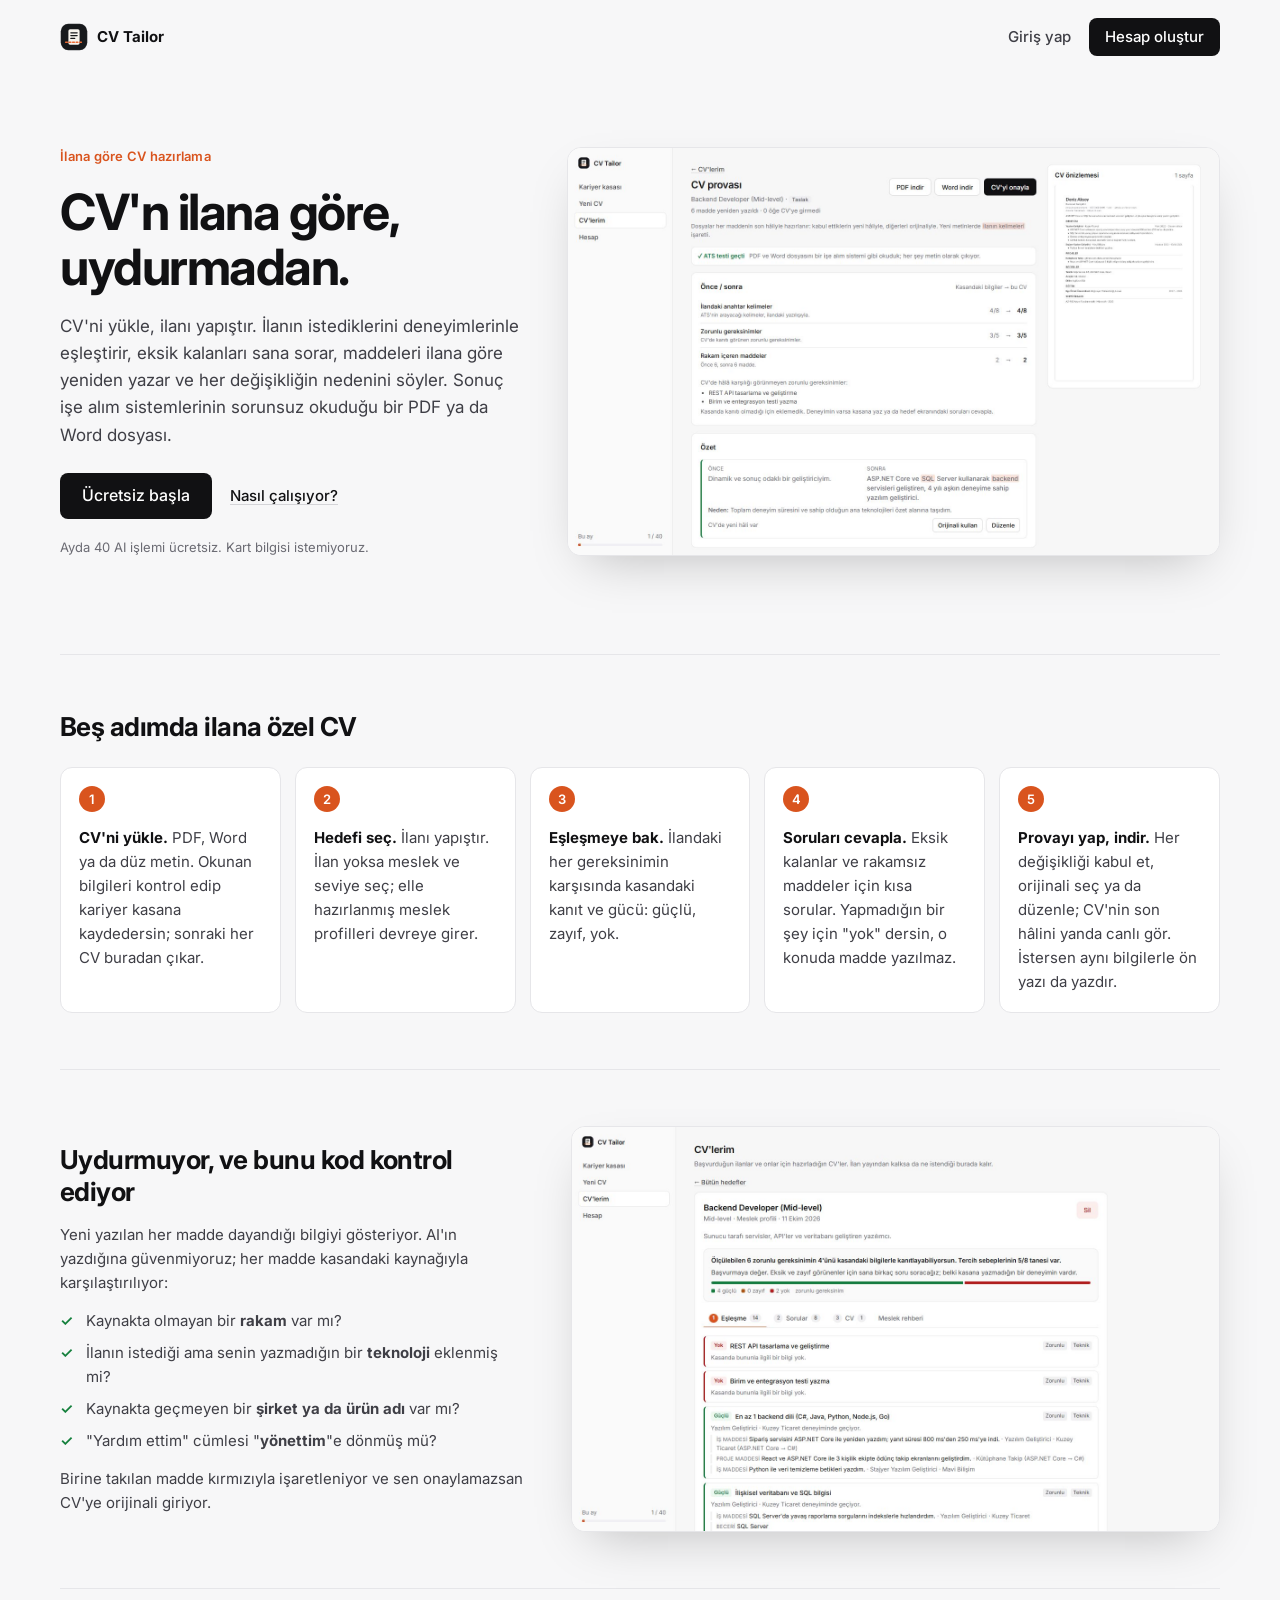
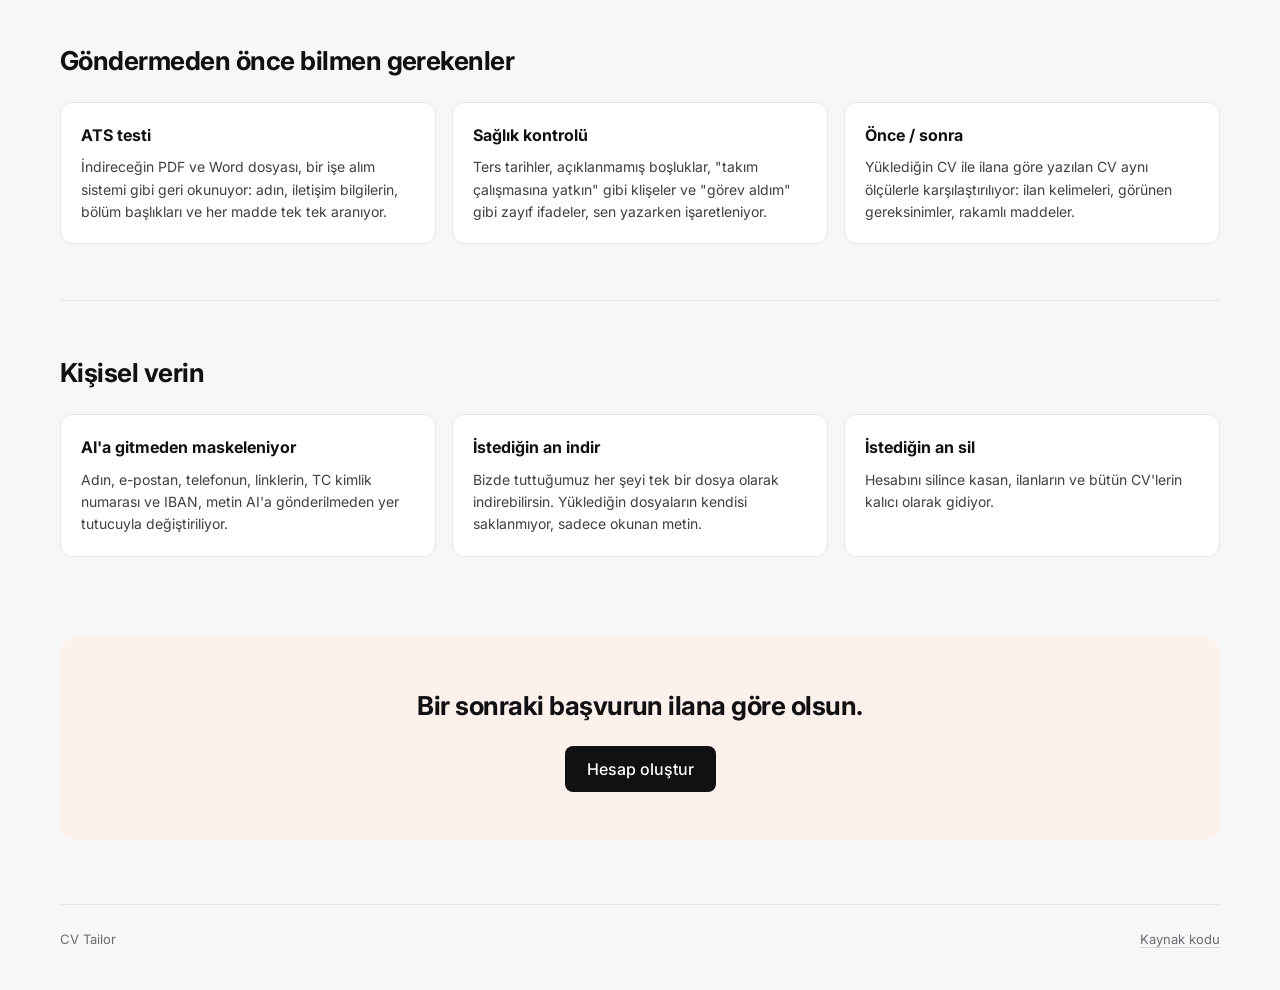
<file: src/CvTailor.Api/wwwroot/index.html>
<!doctype html>
<html lang="tr">
<head>
  <meta charset="utf-8">
  <meta name="viewport" content="width=device-width,initial-scale=1">
  <meta name="description" content="CV'ni başvuracağın ilana göre, uydurmadan yeniden yazan ve her değişikliğin nedenini anlatan çalışma alanı.">
  <title>CV Tailor · CV'n ilana göre, uydurmadan</title>
  <link rel="icon" href="assets/img/mark.svg" type="image/svg+xml">
  <script src="assets/js/session.js"></script>
  <!-- Giriş yapmış kullanıcı tanıtımı görmesin, doğrudan kasasına. -->
  <script>if (window.CvTailorSession.isSignedIn()) location.replace("app.html#vault");</script>
  <link rel="preconnect" href="https://fonts.googleapis.com">
  <link rel="preconnect" href="https://fonts.gstatic.com" crossorigin>
  <link rel="stylesheet" href="https://fonts.googleapis.com/css2?family=Inter:wght@400;500;600&display=swap">
  <link rel="stylesheet" href="assets/css/landing.css">
</head>
<body>
  <header class="ld-nav">
    <a class="ld-brand" href="index.html"><img src="assets/img/mark.svg" alt=""><strong>CV Tailor</strong></a>
    <nav>
      <a href="auth/sign-in.html">Giriş yap</a>
      <a class="ld-button" href="auth/sign-up.html">Hesap oluştur</a>
    </nav>
  </header>

  <main>
    <section class="ld-hero">
      <div class="ld-hero-copy">
        <p class="ld-kicker">İlana göre CV hazırlama</p>
        <h1>CV'n ilana göre, uydurmadan.</h1>
        <p>CV'ni yükle, ilanı yapıştır. İlanın istediklerini deneyimlerinle eşleştirir, eksik kalanları sana sorar, maddeleri ilana göre yeniden yazar ve her değişikliğin nedenini söyler. Sonuç işe alım sistemlerinin sorunsuz okuduğu bir PDF ya da Word dosyası.</p>
        <div class="ld-actions">
          <a class="ld-button ld-button-large" href="auth/sign-up.html">Ücretsiz başla</a>
          <a class="ld-link" href="#nasil">Nasıl çalışıyor?</a>
        </div>
        <p class="ld-note">Ayda 40 AI işlemi ücretsiz. Kart bilgisi istemiyoruz.</p>
      </div>
      <figure class="ld-shot">
        <img src="assets/img/landing/prova.jpg" alt="Prova ekranı: her madde önce ve sonra yan yana, nedeni ve CV'nin canlı önizlemesiyle" width="1440" height="900">
      </figure>
    </section>

    <section class="ld-section" id="nasil">
      <h2>Beş adımda ilana özel CV</h2>
      <ol class="ld-steps">
        <li><strong>CV'ni yükle.</strong> PDF, Word ya da düz metin. Okunan bilgileri kontrol edip kariyer kasana kaydedersin; sonraki her CV buradan çıkar.</li>
        <li><strong>Hedefi seç.</strong> İlanı yapıştır. İlan yoksa meslek ve seviye seç; elle hazırlanmış meslek profilleri devreye girer.</li>
        <li><strong>Eşleşmeye bak.</strong> İlandaki her gereksinimin karşısında kasandaki kanıt ve gücü: güçlü, zayıf, yok.</li>
        <li><strong>Soruları cevapla.</strong> Eksik kalanlar ve rakamsız maddeler için kısa sorular. Yapmadığın bir şey için "yok" dersin, o konuda madde yazılmaz.</li>
        <li><strong>Provayı yap, indir.</strong> Her değişikliği kabul et, orijinali seç ya da düzenle; CV'nin son hâlini yanda canlı gör. İstersen aynı bilgilerle ön yazı da yazdır.</li>
      </ol>
    </section>

    <section class="ld-section ld-split">
      <div>
        <h2>Uydurmuyor, ve bunu kod kontrol ediyor</h2>
        <p>Yeni yazılan her madde dayandığı bilgiyi gösteriyor. AI'ın yazdığına güvenmiyoruz; her madde kasandaki kaynağıyla karşılaştırılıyor:</p>
        <ul class="ld-checks">
          <li>Kaynakta olmayan bir <strong>rakam</strong> var mı?</li>
          <li>İlanın istediği ama senin yazmadığın bir <strong>teknoloji</strong> eklenmiş mi?</li>
          <li>Kaynakta geçmeyen bir <strong>şirket ya da ürün adı</strong> var mı?</li>
          <li>"Yardım ettim" cümlesi "<strong>yönettim</strong>"e dönmüş mü?</li>
        </ul>
        <p>Birine takılan madde kırmızıyla işaretleniyor ve sen onaylamazsan CV'ye orijinali giriyor.</p>
      </div>
      <figure class="ld-shot">
        <img src="assets/img/landing/eslesme.jpg" alt="Eşleşme ekranı: ilandaki gereksinimler ve kasadaki kanıtlar" width="1440" height="900" loading="lazy">
      </figure>
    </section>

    <section class="ld-section">
      <h2>Göndermeden önce bilmen gerekenler</h2>
      <div class="ld-grid">
        <article>
          <h3>ATS testi</h3>
          <p>İndireceğin PDF ve Word dosyası, bir işe alım sistemi gibi geri okunuyor: adın, iletişim bilgilerin, bölüm başlıkları ve her madde tek tek aranıyor.</p>
        </article>
        <article>
          <h3>Sağlık kontrolü</h3>
          <p>Ters tarihler, açıklanmamış boşluklar, "takım çalışmasına yatkın" gibi klişeler ve "görev aldım" gibi zayıf ifadeler, sen yazarken işaretleniyor.</p>
        </article>
        <article>
          <h3>Önce / sonra</h3>
          <p>Yüklediğin CV ile ilana göre yazılan CV aynı ölçülerle karşılaştırılıyor: ilan kelimeleri, görünen gereksinimler, rakamlı maddeler.</p>
        </article>
      </div>
    </section>

    <section class="ld-section">
      <h2>Kişisel verin</h2>
      <div class="ld-grid">
        <article>
          <h3>AI'a gitmeden maskeleniyor</h3>
          <p>Adın, e-postan, telefonun, linklerin, TC kimlik numarası ve IBAN, metin AI'a gönderilmeden yer tutucuyla değiştiriliyor.</p>
        </article>
        <article>
          <h3>İstediğin an indir</h3>
          <p>Bizde tuttuğumuz her şeyi tek bir dosya olarak indirebilirsin. Yüklediğin dosyaların kendisi saklanmıyor, sadece okunan metin.</p>
        </article>
        <article>
          <h3>İstediğin an sil</h3>
          <p>Hesabını silince kasan, ilanların ve bütün CV'lerin kalıcı olarak gidiyor.</p>
        </article>
      </div>
    </section>

    <section class="ld-cta">
      <h2>Bir sonraki başvurun ilana göre olsun.</h2>
      <a class="ld-button ld-button-large" href="auth/sign-up.html">Hesap oluştur</a>
    </section>
  </main>

  <footer class="ld-footer">
    <span>CV Tailor</span>
    <a href="https://github.com/kursatcnk/cv-tailor">Kaynak kodu</a>
  </footer>
</body>
</html>
</file>
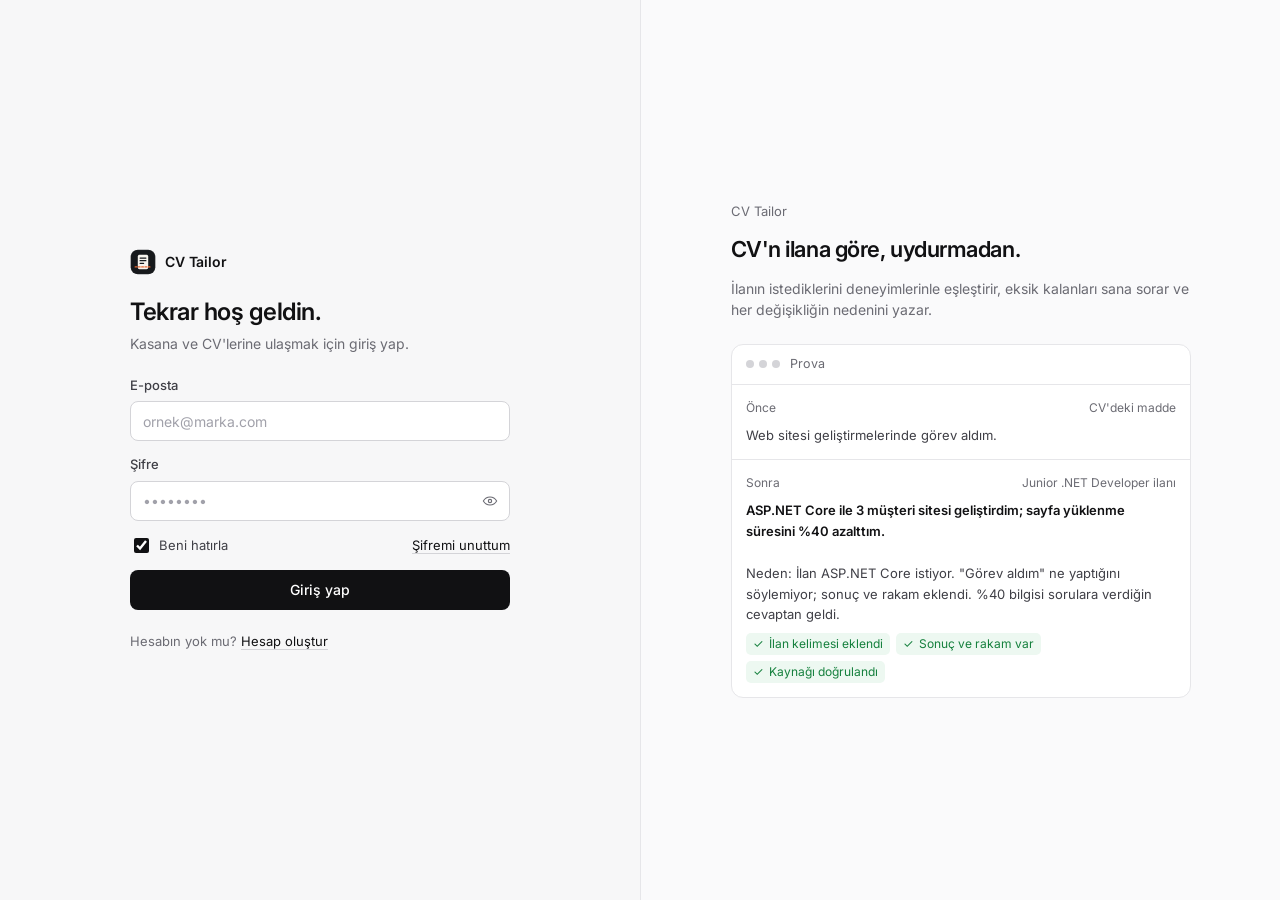
<file: src/CvTailor.Api/wwwroot/app.html>
<!doctype html>
<html lang="tr">
<head>
  <meta charset="utf-8">
  <meta name="viewport" content="width=device-width,initial-scale=1">
  <meta name="description" content="İlana göre CV hazırlama aracı">
  <title>CV Tailor</title>
  <link rel="icon" href="assets/img/mark.svg" type="image/svg+xml">
  <link rel="preconnect" href="https://fonts.googleapis.com">
  <link rel="preconnect" href="https://fonts.gstatic.com" crossorigin>
  <link rel="stylesheet" href="https://fonts.googleapis.com/css2?family=Inter:wght@400;500;600&display=swap">
  <link rel="stylesheet" href="assets/css/app.css">
  <script src="assets/js/session.js"></script>
  <script>window.CvTailorSession.requireAuth();</script>
</head>
<body>
  <div class="ct-shell">
    <aside class="ct-sidebar">
      <a class="ct-brand" href="#vault"><img src="assets/img/mark.svg" alt=""><strong>CV Tailor</strong></a>
      <nav class="ct-nav" aria-label="Ana menü">
        <a href="#vault" data-view="vault">Kariyer kasası</a>
        <a href="#new" data-view="new">Yeni CV</a>
        <a href="#cvs" data-view="cvs">CV'lerim</a>
        <a href="#account" data-view="account">Hesap</a>
      </nav>
      <div class="ct-usage" id="ct-usage" hidden>
        <div class="ct-usage-row"><span>Bu ay</span><span id="ct-usage-text"></span></div>
        <div class="ct-usage-bar"><i id="ct-usage-bar"></i></div>
      </div>
    </aside>

    <main class="ct-main">
      <div class="ct-banner" id="ct-verify-banner" hidden>
        E-posta adresin henüz doğrulanmadı. <a href="auth/email-verification.html">Şimdi doğrula</a>
      </div>

      <section class="ct-view" data-view="vault">
        <header class="ct-view-head ct-view-head-row">
          <div>
            <h1>Kariyer kasası</h1>
            <p>Bütün deneyimlerin, projelerin ve becerilerin burada durur. İlana özel her CV bu kasadan üretilir.</p>
          </div>
          <button class="ct-button ct-button-secondary" type="button" id="ct-reimport" hidden>Yeni CV yükle</button>
        </header>

        <div class="ct-loading" id="ct-vault-loading">Kasa yükleniyor...</div>

        <div class="ct-import" id="ct-import" hidden>
          <div class="ct-import-head">
            <strong id="ct-import-title">Kasan henüz boş. CV'ni yükleyerek başla.</strong>
            <p>CV'ndeki deneyim, eğitim ve beceriler bölüm bölüm ayrılır. Maddelerin kelimesi kelimesine aktarılır; sen kontrol edip düzeltirsin.</p>
          </div>
          <label class="ct-drop" id="ct-drop">
            <input type="file" id="ct-file" accept=".pdf,.docx,.txt" hidden>
            <strong>Dosya seç ya da buraya bırak</strong>
            <span>PDF, DOCX ya da TXT · en fazla 5 MB</span>
          </label>
          <details class="ct-paste">
            <summary>Dosya yerine metni yapıştır</summary>
            <textarea class="ct-textarea" id="ct-paste-text" rows="8" placeholder="CV'nin tamamını buraya yapıştır"></textarea>
            <button class="ct-button ct-button-secondary" type="button" id="ct-paste-submit">Metni oku</button>
          </details>
          <div class="ct-import-actions" id="ct-import-cancel-row" hidden>
            <button class="ct-link-button" type="button" id="ct-import-cancel">Vazgeç, kasaya dön</button>
          </div>
          <div class="ct-busy" id="ct-import-busy" hidden>CV okunuyor, bölümlere ayrılıyor...</div>
        </div>

        <div class="ct-review" id="ct-review" hidden>
          <strong>CV'nden okunanlar. Kontrol et, eksikleri tamamla, sonra kasaya kaydet.</strong>
          <ul id="ct-review-notes"></ul>
          <div id="ct-xray"></div>
        </div>

        <div class="ct-editor-layout" id="ct-editor-layout" hidden>
          <div class="ct-editor-col">
            <details class="ct-card ct-health" id="ct-health" hidden>
              <summary><strong>CV sağlık kontrolü</strong><span id="ct-health-count"></span></summary>
              <p class="ct-hint" id="ct-health-stats"></p>
              <ul class="ct-health-list" id="ct-health-list"></ul>
            </details>
            <form class="ct-editor" id="ct-editor" novalidate></form>
          </div>
          <aside class="ct-source" id="ct-source" hidden>
            <div class="ct-source-head"><strong>Okunan metin</strong><span>Karşılaştırmak için</span></div>
            <pre id="ct-source-text"></pre>
          </aside>
        </div>

        <div class="ct-savebar" id="ct-savebar" hidden>
          <span id="ct-savebar-text">Kaydedilmemiş değişiklikler var.</span>
          <div class="ct-actions">
            <button class="ct-button ct-button-secondary" type="button" id="ct-discard">Vazgeç</button>
            <button class="ct-button" type="button" id="ct-save">Kasaya kaydet</button>
          </div>
        </div>
      </section>

      <section class="ct-view" data-view="new" hidden>
        <header class="ct-view-head">
          <h1>Yeni CV</h1>
          <p>Başvuracağın ilanı yapıştır ya da ilan yoksa meslek ve seviye seç. Gereksinimler madde madde çıkarılır ve kasandaki deneyimlerle eşleştirilir.</p>
        </header>
        <div class="ct-empty" id="ct-new-empty" hidden>
          <strong>Önce kasanı doldur.</strong>
          <p>İlana göre CV hazırlamak için kasanda en az bir deneyim ya da proje olmalı.</p>
          <a class="ct-button ct-button-secondary" href="#vault">Kasaya git</a>
        </div>
        <div class="ct-tabs" id="ct-new-tabs" role="tablist" hidden>
          <button type="button" role="tab" class="is-active" data-mode="posting" aria-selected="true">İlanım var</button>
          <button type="button" role="tab" data-mode="profession" aria-selected="false">İlan yok, meslek seç</button>
        </div>
        <form class="ct-card ct-target-form" id="ct-profession-form" novalidate hidden>
          <label class="ct-field is-wide"><span>Meslek</span>
            <select class="ct-input" id="ct-profession"></select>
          </label>
          <p class="ct-hint" id="ct-profession-summary"></p>
          <fieldset class="ct-segmented">
            <legend>Seviye</legend>
            <label><input type="radio" name="ct-seniority" value="junior" checked> Junior</label>
            <label><input type="radio" name="ct-seniority" value="mid"> Mid-level</label>
            <label><input type="radio" name="ct-seniority" value="senior"> Senior</label>
          </fieldset>
          <p class="ct-hint">Gereksinimler bu meslek için elle hazırlanmış profilden gelir; AI hakkın harcanmaz.</p>
          <div class="ct-actions">
            <button class="ct-button" type="submit" id="ct-profession-submit">Eşleşmeyi gör</button>
          </div>
        </form>
        <form class="ct-card ct-target-form" id="ct-target-form" novalidate hidden>
          <label class="ct-field is-wide"><span>İlan metni</span>
            <textarea class="ct-textarea" id="ct-posting" rows="12" placeholder="İlanın tamamını yapıştır: pozisyon, iş tanımı, aranan nitelikler, tercih sebepleri..."></textarea>
          </label>
          <div class="ct-grid">
            <label class="ct-field"><span>Pozisyon (isteğe bağlı)</span><input class="ct-input" id="ct-target-title" maxlength="200"></label>
            <label class="ct-field"><span>Şirket (isteğe bağlı)</span><input class="ct-input" id="ct-target-company" maxlength="200"></label>
          </div>
          <p class="ct-hint">Pozisyon ve şirketi boş bırakırsan ilandan okunur.</p>
          <div class="ct-actions">
            <button class="ct-button" type="submit" id="ct-analyze">İlanı çözümle</button>
          </div>
          <div class="ct-busy" id="ct-analyze-busy" hidden>İlan okunuyor, gereksinimler ayrılıyor...</div>
        </form>
        <div id="ct-new-result" hidden></div>
      </section>

      <section class="ct-view" data-view="cvs" hidden>
        <header class="ct-view-head">
          <h1>CV'lerim</h1>
          <p>Başvurduğun ilanlar ve onlar için hazırladığın CV'ler. İlan yayından kalksa da ne istendiği burada kalır.</p>
        </header>
        <div class="ct-empty" id="ct-cvs-empty" hidden>
          <strong>Henüz bir ilan eklemedin.</strong>
          <p>"Yeni CV"den bir ilan çözümlediğinde burada listelenir.</p>
          <a class="ct-button ct-button-secondary" href="#new">Yeni CV</a>
        </div>
        <div class="ct-target-list" id="ct-target-list"></div>
        <div id="ct-cvs-detail" hidden></div>
      </section>

      <section class="ct-view" data-view="review" hidden>
        <div class="ct-review-layout">
          <div id="ct-review-root"><p class="ct-loading">CV yükleniyor...</p></div>
          <!-- İndirilecek PDF'in kendisi; her karardan sonra yenileniyor. Sayfa yeniden çizilince gidip gelmesin diye ayrı. -->
          <details class="ct-preview" id="ct-preview" hidden>
            <summary><strong>CV önizlemesi</strong><span id="ct-preview-info"></span></summary>
            <div class="ct-preview-pages" id="ct-preview-pages"></div>
          </details>
          <dialog class="ct-preview-dialog" id="ct-preview-dialog" aria-label="CV önizlemesi">
            <form method="dialog"><button class="ct-icon-button" type="submit" aria-label="Kapat">×</button></form>
            <div id="ct-preview-large"></div>
          </dialog>
        </div>
      </section>

      <section class="ct-view" data-view="account" hidden>
        <header class="ct-view-head">
          <h1>Hesap</h1>
          <p>Hesap bilgilerin, kullanım durumun ve verilerin.</p>
        </header>

        <div class="ct-card">
          <h2>Profil</h2>
          <dl class="ct-facts">
            <div><dt>E-posta</dt><dd id="ct-account-email">-</dd></div>
            <div><dt>Durum</dt><dd id="ct-account-verified">-</dd></div>
            <div><dt>Plan</dt><dd id="ct-account-plan">-</dd></div>
            <div><dt>AI motoru</dt><dd id="ct-account-ai">-</dd></div>
          </dl>
          <form class="ct-inline-form" id="ct-name-form">
            <label class="ct-label" for="ct-name">Ad</label>
            <div class="ct-inline-row">
              <input class="ct-input" id="ct-name" autocomplete="name" maxlength="100">
              <button class="ct-button ct-button-secondary" type="submit">Kaydet</button>
            </div>
          </form>
        </div>

        <div class="ct-card">
          <h2>Şifre</h2>
          <form class="ct-stack" id="ct-password-form">
            <label class="ct-label" for="ct-current-password">Mevcut şifre</label>
            <input class="ct-input" id="ct-current-password" type="password" autocomplete="current-password">
            <label class="ct-label" for="ct-new-password">Yeni şifre</label>
            <input class="ct-input" id="ct-new-password" type="password" autocomplete="new-password" placeholder="En az 8 karakter">
            <div><button class="ct-button ct-button-secondary" type="submit">Şifreyi değiştir</button></div>
          </form>
        </div>

        <div class="ct-card ct-card-danger">
          <h2>Oturum ve veriler</h2>
          <p>Bizde tuttuğumuz her şeyi (kasan, ilanların, CV'lerin, ön yazıların, yüklediğin CV'lerden okunan metin ve AI kullanım kayıtların) tek bir JSON dosyası olarak indirebilirsin.</p>
          <p>Hesabını silersen bunların hepsi kalıcı olarak silinir.</p>
          <div class="ct-actions">
            <a class="ct-button ct-button-secondary" href="/api/account/export" download>Verilerimi indir</a>
            <button class="ct-button ct-button-secondary" type="button" id="ct-logout">Çıkış yap</button>
            <a class="ct-button ct-button-danger" href="auth/confirm-password.html?action=delete-account">Hesabı sil</a>
          </div>
        </div>
      </section>
    </main>
  </div>

  <div class="ct-toast" id="ct-toast" role="status" aria-live="polite"></div>
  <script src="assets/js/app.js"></script>
  <script src="assets/js/vault.js"></script>
  <script src="assets/js/targets.js"></script>
  <script src="assets/js/review.js"></script>
</body>
</html>
</file>
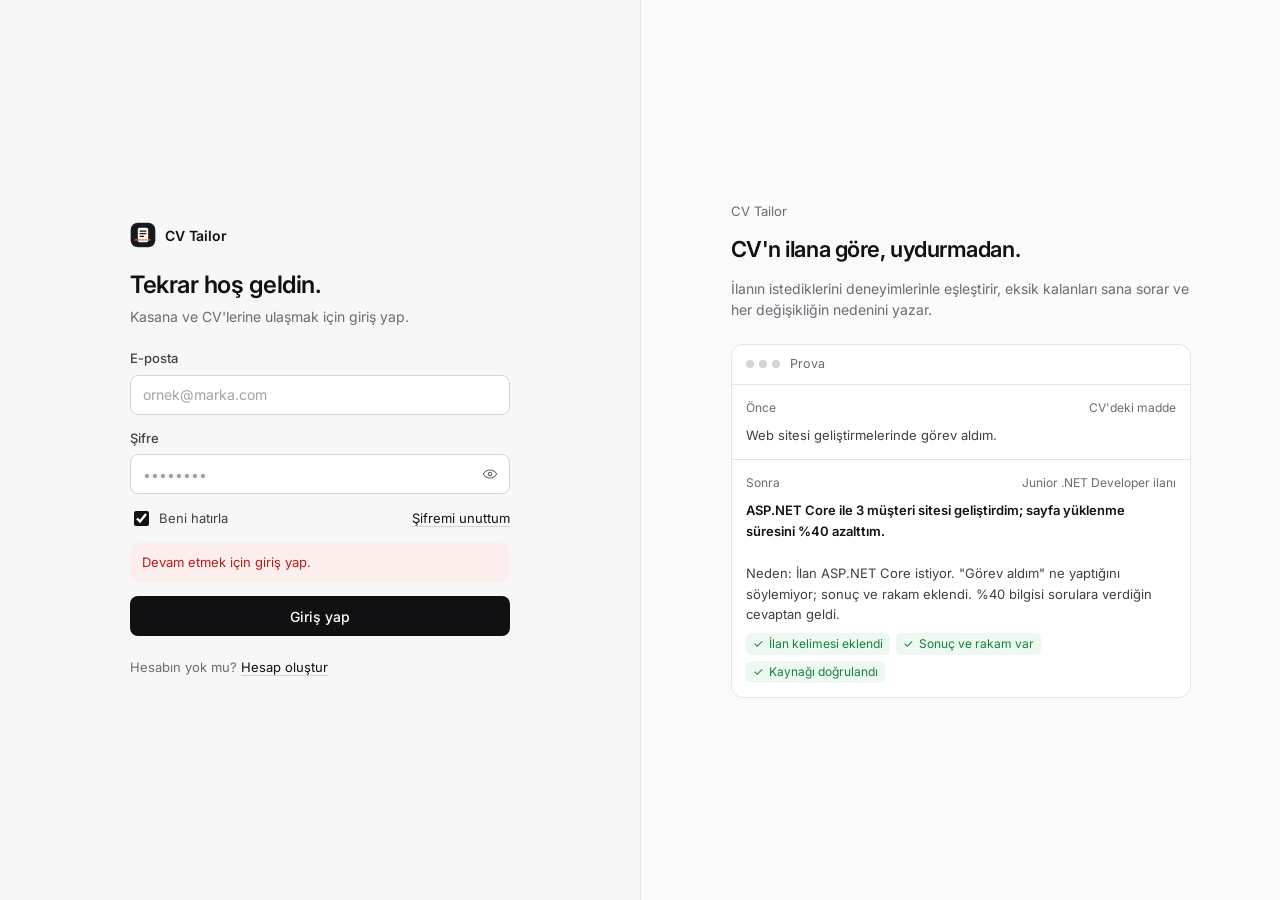
<file: src/CvTailor.Api/wwwroot/auth/confirm-password.html>
<!doctype html><html lang="tr"><head><meta charset="utf-8"><meta name="viewport" content="width=device-width,initial-scale=1"><meta name="description" content="İlana göre CV hazırlama aracı"><title>Şifreyi doğrula · CV Tailor</title><link rel="icon" href="../assets/img/mark.svg" type="image/svg+xml"><link rel="preconnect" href="https://fonts.googleapis.com"><link rel="preconnect" href="https://fonts.gstatic.com" crossorigin><link rel="stylesheet" href="https://fonts.googleapis.com/css2?family=Inter:wght@400;500;600&display=swap"><link rel="stylesheet" href="assets/css/auth.css"></head><body><main class="ct-auth-shell"><section class="ct-auth-panel"><div class="ct-auth-card"><a class="ct-brand" href="../index.html"><img src="../assets/img/mark.svg" alt=""><span class="ct-brand-copy"><strong>CV Tailor</strong><small>CV çalışma alanı</small></span></a><div class="ct-auth-header"><p class="ct-auth-eyebrow">Güvenlik kontrolü</p><h1 class="ct-auth-title">Şifreni doğrula.</h1><p class="ct-auth-subtitle">Bu işlem için şifreni tekrar girmen gerekiyor.</p></div><form class="ct-auth-form" id="ct-confirm-form"><div class="ct-form-group"><label class="ct-form-label" for="ct-confirm-password">Şifre</label><input class="ct-input" id="ct-confirm-password" type="password" autocomplete="current-password" required></div><div class="ct-auth-message" id="ct-auth-message"></div><button class="ct-auth-button" type="submit">Doğrula</button></form><p class="ct-auth-footer"><a href="../app.html#account">Vazgeç ve hesabına dön</a></p></div></section><aside class="ct-auth-showcase" aria-label="CV Tailor örneği">
      <div class="ct-showcase-inner">
        <div class="ct-showcase-kicker">CV Tailor</div>
        <h2 class="ct-showcase-title">CV'n ilana göre, uydurmadan.</h2>
        <p class="ct-showcase-copy">İlanın istediklerini deneyimlerinle eşleştirir, eksik kalanları sana sorar ve her değişikliğin nedenini yazar.</p>
        <div class="ct-product-preview">
          <div class="ct-preview-head"><div class="ct-preview-dots"><i></i><i></i><i></i></div><span>Prova</span></div>
          <div class="ct-preview-body">
            <div class="ct-preview-pane"><div class="ct-preview-label"><span>Önce</span><span>CV'deki madde</span></div><div class="ct-preview-text">Web sitesi geliştirmelerinde görev aldım.</div></div>
            <div class="ct-preview-pane"><div class="ct-preview-label"><span>Sonra</span><span>Junior .NET Developer ilanı</span></div><div class="ct-preview-text"><strong>ASP.NET Core ile 3 müşteri sitesi geliştirdim; sayfa yüklenme süresini %40 azalttım.</strong>

Neden: İlan ASP.NET Core istiyor. "Görev aldım" ne yaptığını söylemiyor; sonuç ve rakam eklendi. %40 bilgisi sorulara verdiğin cevaptan geldi.</div><div class="ct-preview-rule"><span><i>✓</i> İlan kelimesi eklendi</span><span><i>✓</i> Sonuç ve rakam var</span><span><i>✓</i> Kaynağı doğrulandı</span></div></div>
          </div>
        </div>
      </div>
    </aside></main><script src="../assets/js/session.js"></script><script src="assets/js/auth.js"></script></body></html>
</file>
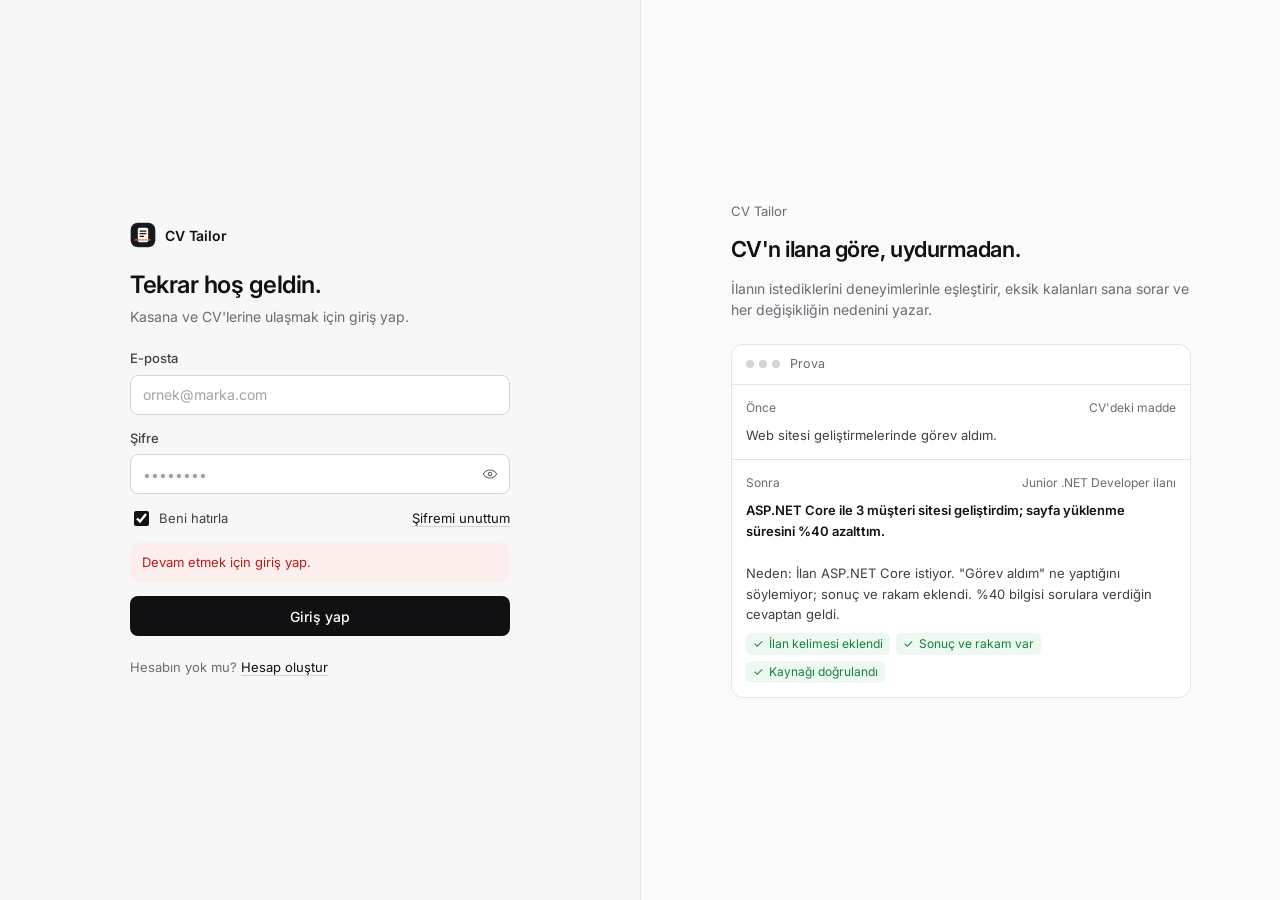
<file: src/CvTailor.Api/wwwroot/auth/email-verification.html>
<!doctype html><html lang="tr"><head><meta charset="utf-8"><meta name="viewport" content="width=device-width,initial-scale=1"><meta name="description" content="İlana göre CV hazırlama aracı"><title>E-posta doğrulama · CV Tailor</title><link rel="icon" href="../assets/img/mark.svg" type="image/svg+xml"><link rel="preconnect" href="https://fonts.googleapis.com"><link rel="preconnect" href="https://fonts.gstatic.com" crossorigin><link rel="stylesheet" href="https://fonts.googleapis.com/css2?family=Inter:wght@400;500;600&display=swap"><link rel="stylesheet" href="assets/css/auth.css"></head><body><main class="ct-auth-shell"><section class="ct-auth-panel"><div class="ct-auth-card"><a class="ct-brand" href="../index.html"><img src="../assets/img/mark.svg" alt=""><span class="ct-brand-copy"><strong>CV Tailor</strong><small>CV çalışma alanı</small></span></a><div class="ct-auth-header"><p class="ct-auth-eyebrow">E-posta doğrulama</p><h1 class="ct-auth-title">E-posta adresini doğrula.</h1><p class="ct-auth-subtitle">E-postana gönderdiğimiz 6 haneli kodu gir.</p></div><form class="ct-auth-form" id="ct-verify-form"><div class="ct-otp"><input data-ct-otp inputmode="numeric" maxlength="1" aria-label="Kod 1"><input data-ct-otp inputmode="numeric" maxlength="1" aria-label="Kod 2"><input data-ct-otp inputmode="numeric" maxlength="1" aria-label="Kod 3"><input data-ct-otp inputmode="numeric" maxlength="1" aria-label="Kod 4"><input data-ct-otp inputmode="numeric" maxlength="1" aria-label="Kod 5"><input data-ct-otp inputmode="numeric" maxlength="1" aria-label="Kod 6"></div><div class="ct-auth-message" id="ct-auth-message"></div><button class="ct-auth-button" type="submit">Doğrula</button></form><p class="ct-auth-footer"><a href="#" id="ct-verify-resend">Kodu tekrar gönder</a> · <a href="../app.html#vault">Şimdilik atla</a></p></div></section><aside class="ct-auth-showcase" aria-label="CV Tailor örneği">
      <div class="ct-showcase-inner">
        <div class="ct-showcase-kicker">CV Tailor</div>
        <h2 class="ct-showcase-title">CV'n ilana göre, uydurmadan.</h2>
        <p class="ct-showcase-copy">İlanın istediklerini deneyimlerinle eşleştirir, eksik kalanları sana sorar ve her değişikliğin nedenini yazar.</p>
        <div class="ct-product-preview">
          <div class="ct-preview-head"><div class="ct-preview-dots"><i></i><i></i><i></i></div><span>Prova</span></div>
          <div class="ct-preview-body">
            <div class="ct-preview-pane"><div class="ct-preview-label"><span>Önce</span><span>CV'deki madde</span></div><div class="ct-preview-text">Web sitesi geliştirmelerinde görev aldım.</div></div>
            <div class="ct-preview-pane"><div class="ct-preview-label"><span>Sonra</span><span>Junior .NET Developer ilanı</span></div><div class="ct-preview-text"><strong>ASP.NET Core ile 3 müşteri sitesi geliştirdim; sayfa yüklenme süresini %40 azalttım.</strong>

Neden: İlan ASP.NET Core istiyor. "Görev aldım" ne yaptığını söylemiyor; sonuç ve rakam eklendi. %40 bilgisi sorulara verdiğin cevaptan geldi.</div><div class="ct-preview-rule"><span><i>✓</i> İlan kelimesi eklendi</span><span><i>✓</i> Sonuç ve rakam var</span><span><i>✓</i> Kaynağı doğrulandı</span></div></div>
          </div>
        </div>
      </div>
    </aside></main><script src="../assets/js/session.js"></script><script src="assets/js/auth.js"></script></body></html>
</file>
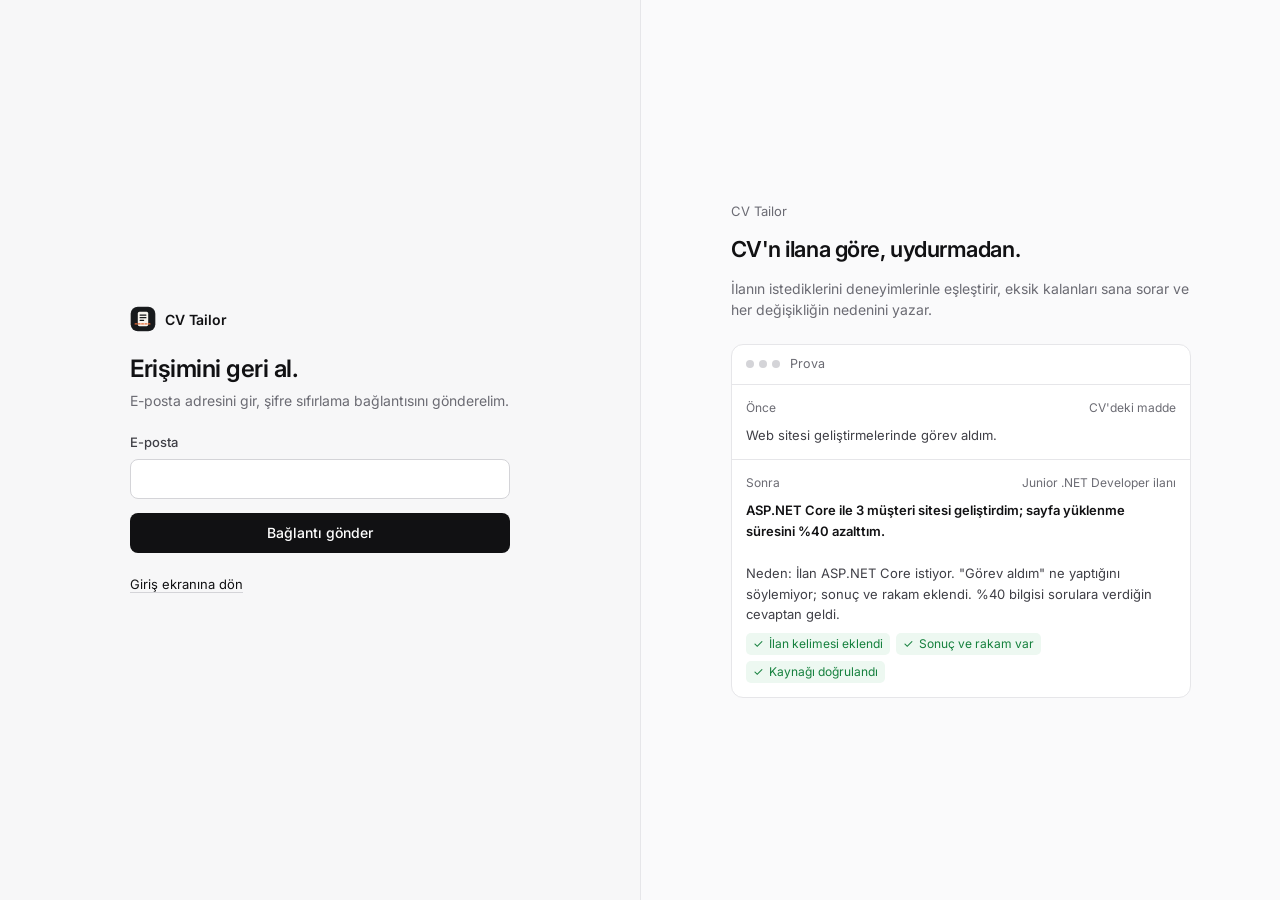
<file: src/CvTailor.Api/wwwroot/auth/forgot-password.html>
<!doctype html><html lang="tr"><head><meta charset="utf-8"><meta name="viewport" content="width=device-width,initial-scale=1"><meta name="description" content="İlana göre CV hazırlama aracı"><title>Şifremi unuttum · CV Tailor</title><link rel="icon" href="../assets/img/mark.svg" type="image/svg+xml"><link rel="preconnect" href="https://fonts.googleapis.com"><link rel="preconnect" href="https://fonts.gstatic.com" crossorigin><link rel="stylesheet" href="https://fonts.googleapis.com/css2?family=Inter:wght@400;500;600&display=swap"><link rel="stylesheet" href="assets/css/auth.css"></head><body><main class="ct-auth-shell"><section class="ct-auth-panel"><div class="ct-auth-card"><a class="ct-brand" href="../index.html"><img src="../assets/img/mark.svg" alt=""><span class="ct-brand-copy"><strong>CV Tailor</strong><small>CV çalışma alanı</small></span></a><div class="ct-auth-header"><p class="ct-auth-eyebrow">Şifre sıfırlama</p><h1 class="ct-auth-title">Erişimini geri al.</h1><p class="ct-auth-subtitle">E-posta adresini gir, şifre sıfırlama bağlantısını gönderelim.</p></div><form class="ct-auth-form" id="ct-forgot-form"><div class="ct-form-group"><label class="ct-form-label" for="ct-forgot-email">E-posta</label><input class="ct-input" id="ct-forgot-email" type="email" autocomplete="email" required></div><div class="ct-auth-message" id="ct-auth-message"></div><button class="ct-auth-button" type="submit">Bağlantı gönder</button></form><p class="ct-auth-footer"><a href="sign-in.html">Giriş ekranına dön</a></p></div></section><aside class="ct-auth-showcase" aria-label="CV Tailor örneği">
      <div class="ct-showcase-inner">
        <div class="ct-showcase-kicker">CV Tailor</div>
        <h2 class="ct-showcase-title">CV'n ilana göre, uydurmadan.</h2>
        <p class="ct-showcase-copy">İlanın istediklerini deneyimlerinle eşleştirir, eksik kalanları sana sorar ve her değişikliğin nedenini yazar.</p>
        <div class="ct-product-preview">
          <div class="ct-preview-head"><div class="ct-preview-dots"><i></i><i></i><i></i></div><span>Prova</span></div>
          <div class="ct-preview-body">
            <div class="ct-preview-pane"><div class="ct-preview-label"><span>Önce</span><span>CV'deki madde</span></div><div class="ct-preview-text">Web sitesi geliştirmelerinde görev aldım.</div></div>
            <div class="ct-preview-pane"><div class="ct-preview-label"><span>Sonra</span><span>Junior .NET Developer ilanı</span></div><div class="ct-preview-text"><strong>ASP.NET Core ile 3 müşteri sitesi geliştirdim; sayfa yüklenme süresini %40 azalttım.</strong>

Neden: İlan ASP.NET Core istiyor. "Görev aldım" ne yaptığını söylemiyor; sonuç ve rakam eklendi. %40 bilgisi sorulara verdiğin cevaptan geldi.</div><div class="ct-preview-rule"><span><i>✓</i> İlan kelimesi eklendi</span><span><i>✓</i> Sonuç ve rakam var</span><span><i>✓</i> Kaynağı doğrulandı</span></div></div>
          </div>
        </div>
      </div>
    </aside></main><script src="../assets/js/session.js"></script><script src="assets/js/auth.js"></script></body></html>
</file>
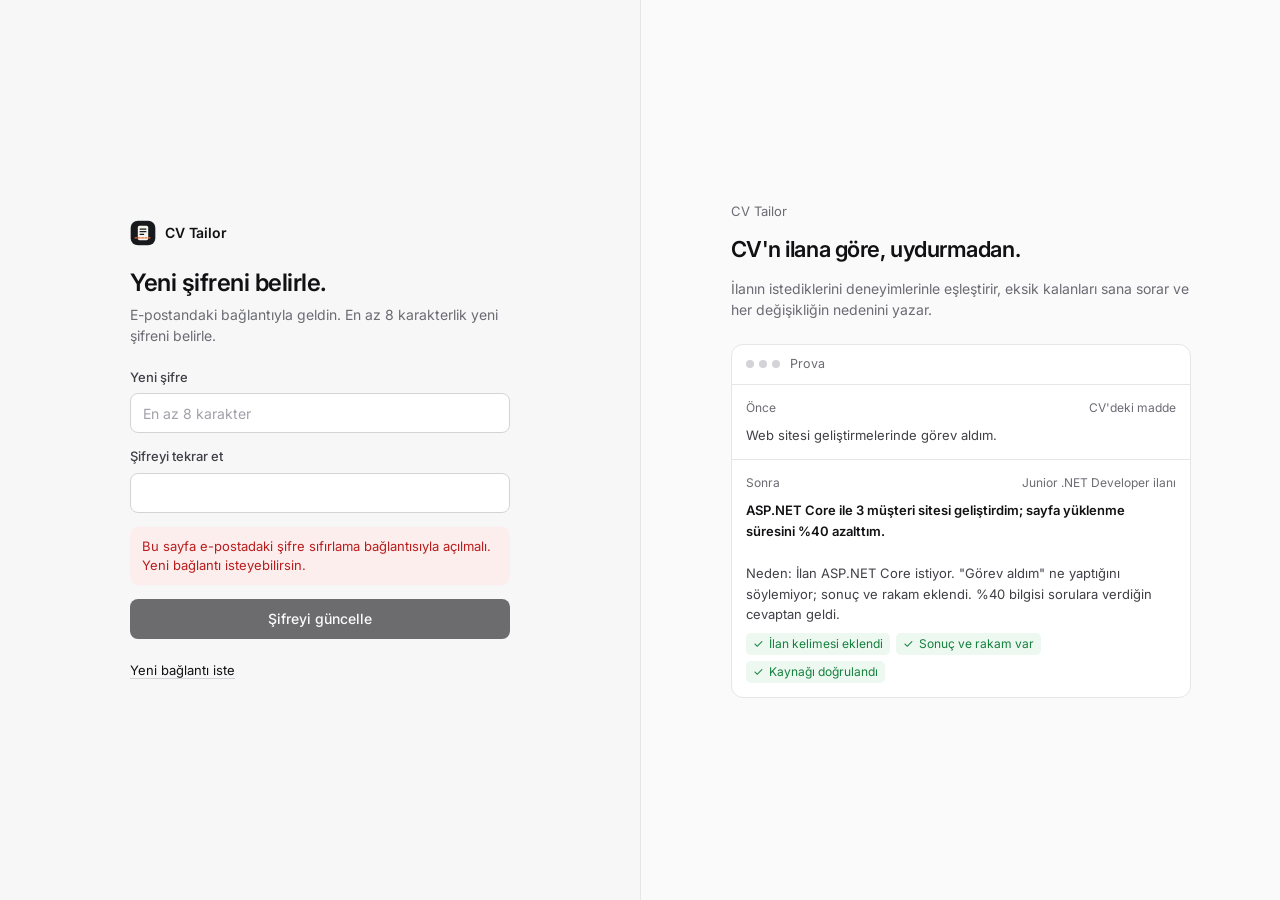
<file: src/CvTailor.Api/wwwroot/auth/recover-password.html>
<!doctype html><html lang="tr"><head><meta charset="utf-8"><meta name="viewport" content="width=device-width,initial-scale=1"><meta name="description" content="İlana göre CV hazırlama aracı"><title>Yeni şifre · CV Tailor</title><link rel="icon" href="../assets/img/mark.svg" type="image/svg+xml"><link rel="preconnect" href="https://fonts.googleapis.com"><link rel="preconnect" href="https://fonts.gstatic.com" crossorigin><link rel="stylesheet" href="https://fonts.googleapis.com/css2?family=Inter:wght@400;500;600&display=swap"><link rel="stylesheet" href="assets/css/auth.css"></head><body><main class="ct-auth-shell"><section class="ct-auth-panel"><div class="ct-auth-card"><a class="ct-brand" href="../index.html"><img src="../assets/img/mark.svg" alt=""><span class="ct-brand-copy"><strong>CV Tailor</strong><small>CV çalışma alanı</small></span></a><div class="ct-auth-header"><p class="ct-auth-eyebrow">Yeni şifre</p><h1 class="ct-auth-title">Yeni şifreni belirle.</h1><p class="ct-auth-subtitle">E-postandaki bağlantıyla geldin. En az 8 karakterlik yeni şifreni belirle.</p></div><form class="ct-auth-form" id="ct-recover-form"><div class="ct-form-group"><label class="ct-form-label" for="ct-recover-password">Yeni şifre</label><input class="ct-input" id="ct-recover-password" type="password" autocomplete="new-password" placeholder="En az 8 karakter" required></div><div class="ct-form-group"><label class="ct-form-label" for="ct-recover-confirm">Şifreyi tekrar et</label><input class="ct-input" id="ct-recover-confirm" type="password" autocomplete="new-password" required></div><div class="ct-auth-message" id="ct-auth-message"></div><button class="ct-auth-button" type="submit">Şifreyi güncelle</button></form><p class="ct-auth-footer"><a href="forgot-password.html">Yeni bağlantı iste</a></p></div></section><aside class="ct-auth-showcase" aria-label="CV Tailor örneği">
      <div class="ct-showcase-inner">
        <div class="ct-showcase-kicker">CV Tailor</div>
        <h2 class="ct-showcase-title">CV'n ilana göre, uydurmadan.</h2>
        <p class="ct-showcase-copy">İlanın istediklerini deneyimlerinle eşleştirir, eksik kalanları sana sorar ve her değişikliğin nedenini yazar.</p>
        <div class="ct-product-preview">
          <div class="ct-preview-head"><div class="ct-preview-dots"><i></i><i></i><i></i></div><span>Prova</span></div>
          <div class="ct-preview-body">
            <div class="ct-preview-pane"><div class="ct-preview-label"><span>Önce</span><span>CV'deki madde</span></div><div class="ct-preview-text">Web sitesi geliştirmelerinde görev aldım.</div></div>
            <div class="ct-preview-pane"><div class="ct-preview-label"><span>Sonra</span><span>Junior .NET Developer ilanı</span></div><div class="ct-preview-text"><strong>ASP.NET Core ile 3 müşteri sitesi geliştirdim; sayfa yüklenme süresini %40 azalttım.</strong>

Neden: İlan ASP.NET Core istiyor. "Görev aldım" ne yaptığını söylemiyor; sonuç ve rakam eklendi. %40 bilgisi sorulara verdiğin cevaptan geldi.</div><div class="ct-preview-rule"><span><i>✓</i> İlan kelimesi eklendi</span><span><i>✓</i> Sonuç ve rakam var</span><span><i>✓</i> Kaynağı doğrulandı</span></div></div>
          </div>
        </div>
      </div>
    </aside></main><script src="../assets/js/session.js"></script><script src="assets/js/auth.js"></script></body></html>
</file>
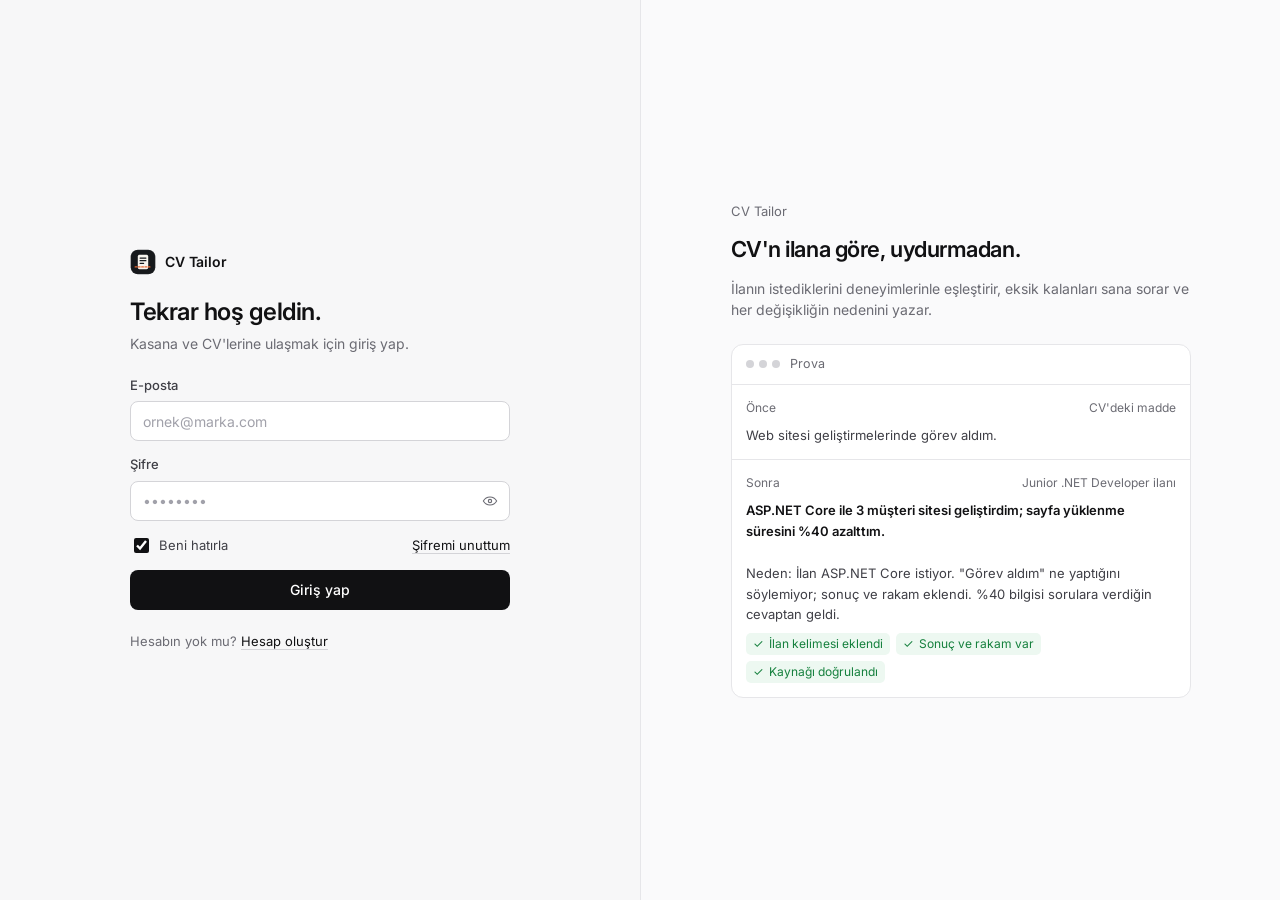
<file: src/CvTailor.Api/wwwroot/auth/sign-in.html>
<!doctype html><html lang="tr"><head><meta charset="utf-8"><meta name="viewport" content="width=device-width,initial-scale=1"><meta name="description" content="İlana göre CV hazırlama aracı"><title>Giriş · CV Tailor</title><link rel="icon" href="../assets/img/mark.svg" type="image/svg+xml"><link rel="preconnect" href="https://fonts.googleapis.com"><link rel="preconnect" href="https://fonts.gstatic.com" crossorigin><link rel="stylesheet" href="https://fonts.googleapis.com/css2?family=Inter:wght@400;500;600&display=swap"><link rel="stylesheet" href="assets/css/auth.css"></head><body><main class="ct-auth-shell"><section class="ct-auth-panel"><div class="ct-auth-card"><a class="ct-brand" href="../index.html"><img src="../assets/img/mark.svg" alt=""><span class="ct-brand-copy"><strong>CV Tailor</strong><small>CV çalışma alanı</small></span></a><div class="ct-auth-header"><p class="ct-auth-eyebrow">Hesabına giriş yap</p><h1 class="ct-auth-title">Tekrar hoş geldin.</h1><p class="ct-auth-subtitle">Kasana ve CV'lerine ulaşmak için giriş yap.</p></div><form class="ct-auth-form" id="ct-login-form" novalidate><div class="ct-form-group"><label class="ct-form-label" for="ct-login-user">E-posta</label><input class="ct-input" id="ct-login-user" type="email" autocomplete="username" placeholder="ornek@marka.com" required></div><div class="ct-form-group"><label class="ct-form-label" for="ct-login-password">Şifre</label><div class="ct-password-wrap"><input class="ct-input" id="ct-login-password" type="password" autocomplete="current-password" placeholder="••••••••" required><button class="ct-password-toggle" data-ct-password-toggle="ct-login-password" type="button" aria-label="Şifreyi göster"><svg viewBox="0 0 24 24"><path d="M2 12s3.5-6 10-6 10 6 10 6-3.5 6-10 6S2 12 2 12Z"/><circle cx="12" cy="12" r="2.5"/></svg></button></div></div><div class="ct-auth-row"><label class="ct-checkbox"><input id="ct-login-remember" type="checkbox" checked> Beni hatırla</label><a href="forgot-password.html">Şifremi unuttum</a></div><div class="ct-auth-message" id="ct-auth-message"></div><button class="ct-auth-button" type="submit">Giriş yap</button></form><p class="ct-auth-footer">Hesabın yok mu? <a href="sign-up.html">Hesap oluştur</a></p></div></section><aside class="ct-auth-showcase" aria-label="CV Tailor örneği">
      <div class="ct-showcase-inner">
        <div class="ct-showcase-kicker">CV Tailor</div>
        <h2 class="ct-showcase-title">CV'n ilana göre, uydurmadan.</h2>
        <p class="ct-showcase-copy">İlanın istediklerini deneyimlerinle eşleştirir, eksik kalanları sana sorar ve her değişikliğin nedenini yazar.</p>
        <div class="ct-product-preview">
          <div class="ct-preview-head"><div class="ct-preview-dots"><i></i><i></i><i></i></div><span>Prova</span></div>
          <div class="ct-preview-body">
            <div class="ct-preview-pane"><div class="ct-preview-label"><span>Önce</span><span>CV'deki madde</span></div><div class="ct-preview-text">Web sitesi geliştirmelerinde görev aldım.</div></div>
            <div class="ct-preview-pane"><div class="ct-preview-label"><span>Sonra</span><span>Junior .NET Developer ilanı</span></div><div class="ct-preview-text"><strong>ASP.NET Core ile 3 müşteri sitesi geliştirdim; sayfa yüklenme süresini %40 azalttım.</strong>

Neden: İlan ASP.NET Core istiyor. "Görev aldım" ne yaptığını söylemiyor; sonuç ve rakam eklendi. %40 bilgisi sorulara verdiğin cevaptan geldi.</div><div class="ct-preview-rule"><span><i>✓</i> İlan kelimesi eklendi</span><span><i>✓</i> Sonuç ve rakam var</span><span><i>✓</i> Kaynağı doğrulandı</span></div></div>
          </div>
        </div>
      </div>
    </aside></main><script src="../assets/js/session.js"></script><script src="assets/js/auth.js"></script></body></html>
</file>
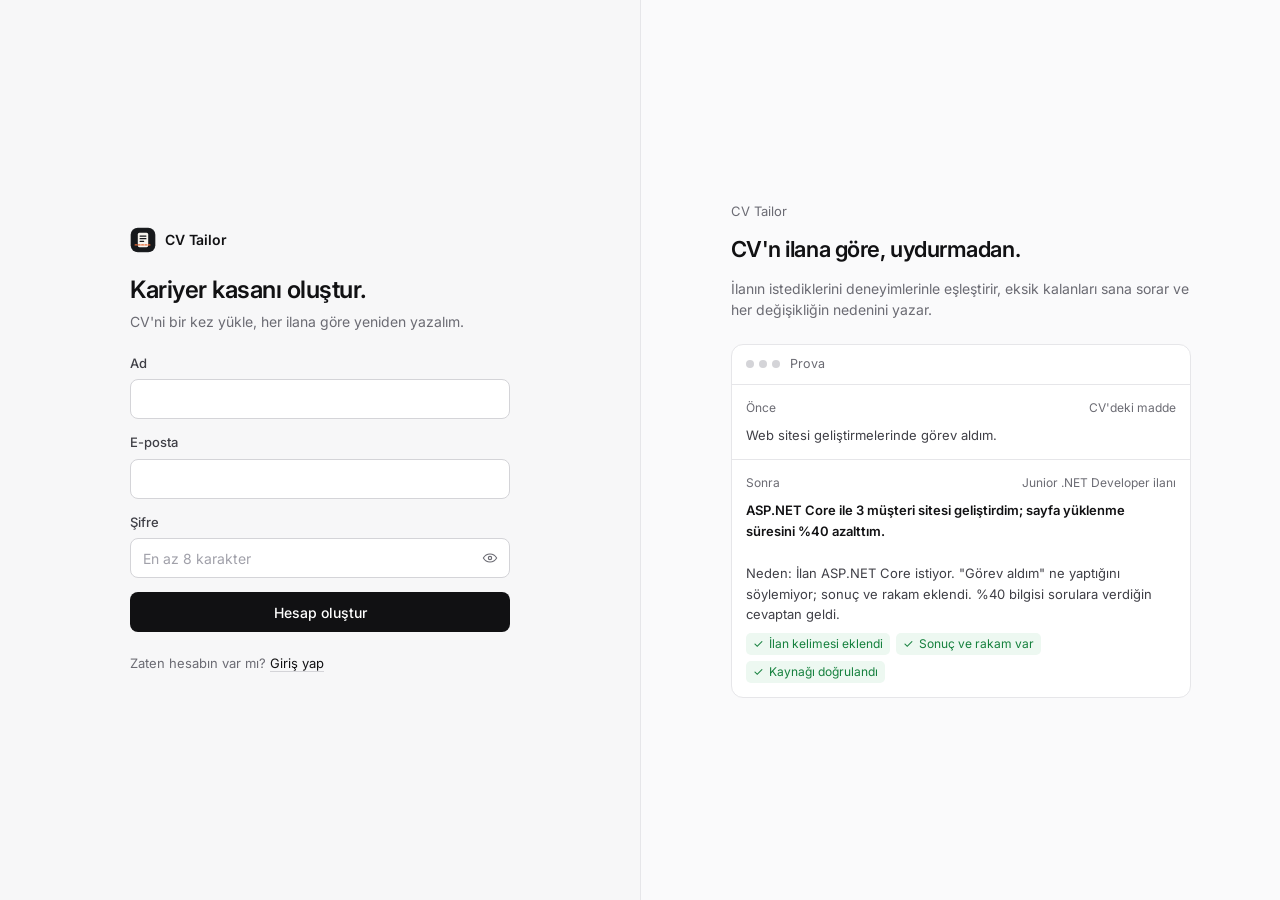
<file: src/CvTailor.Api/wwwroot/auth/sign-up.html>
<!doctype html><html lang="tr"><head><meta charset="utf-8"><meta name="viewport" content="width=device-width,initial-scale=1"><meta name="description" content="İlana göre CV hazırlama aracı"><title>Hesap oluştur · CV Tailor</title><link rel="icon" href="../assets/img/mark.svg" type="image/svg+xml"><link rel="preconnect" href="https://fonts.googleapis.com"><link rel="preconnect" href="https://fonts.gstatic.com" crossorigin><link rel="stylesheet" href="https://fonts.googleapis.com/css2?family=Inter:wght@400;500;600&display=swap"><link rel="stylesheet" href="assets/css/auth.css"></head><body><main class="ct-auth-shell"><section class="ct-auth-panel"><div class="ct-auth-card"><a class="ct-brand" href="../index.html"><img src="../assets/img/mark.svg" alt=""><span class="ct-brand-copy"><strong>CV Tailor</strong><small>CV çalışma alanı</small></span></a><div class="ct-auth-header"><p class="ct-auth-eyebrow">Yeni hesap</p><h1 class="ct-auth-title">Kariyer kasanı oluştur.</h1><p class="ct-auth-subtitle">CV'ni bir kez yükle, her ilana göre yeniden yazalım.</p></div><form class="ct-auth-form" id="ct-register-form" novalidate><div class="ct-form-group"><label class="ct-form-label" for="ct-register-name">Ad</label><input class="ct-input" id="ct-register-name" autocomplete="name" required></div><div class="ct-form-group"><label class="ct-form-label" for="ct-register-email">E-posta</label><input class="ct-input" id="ct-register-email" type="email" autocomplete="email" required></div><div class="ct-form-group"><label class="ct-form-label" for="ct-register-password">Şifre</label><div class="ct-password-wrap"><input class="ct-input" id="ct-register-password" type="password" autocomplete="new-password" placeholder="En az 8 karakter" required><button class="ct-password-toggle" data-ct-password-toggle="ct-register-password" type="button" aria-label="Şifreyi göster"><svg viewBox="0 0 24 24"><path d="M2 12s3.5-6 10-6 10 6 10 6-3.5 6-10 6S2 12 2 12Z"/><circle cx="12" cy="12" r="2.5"/></svg></button></div></div><div class="ct-auth-message" id="ct-auth-message"></div><button class="ct-auth-button" type="submit">Hesap oluştur</button></form><p class="ct-auth-footer">Zaten hesabın var mı? <a href="sign-in.html">Giriş yap</a></p></div></section><aside class="ct-auth-showcase" aria-label="CV Tailor örneği">
      <div class="ct-showcase-inner">
        <div class="ct-showcase-kicker">CV Tailor</div>
        <h2 class="ct-showcase-title">CV'n ilana göre, uydurmadan.</h2>
        <p class="ct-showcase-copy">İlanın istediklerini deneyimlerinle eşleştirir, eksik kalanları sana sorar ve her değişikliğin nedenini yazar.</p>
        <div class="ct-product-preview">
          <div class="ct-preview-head"><div class="ct-preview-dots"><i></i><i></i><i></i></div><span>Prova</span></div>
          <div class="ct-preview-body">
            <div class="ct-preview-pane"><div class="ct-preview-label"><span>Önce</span><span>CV'deki madde</span></div><div class="ct-preview-text">Web sitesi geliştirmelerinde görev aldım.</div></div>
            <div class="ct-preview-pane"><div class="ct-preview-label"><span>Sonra</span><span>Junior .NET Developer ilanı</span></div><div class="ct-preview-text"><strong>ASP.NET Core ile 3 müşteri sitesi geliştirdim; sayfa yüklenme süresini %40 azalttım.</strong>

Neden: İlan ASP.NET Core istiyor. "Görev aldım" ne yaptığını söylemiyor; sonuç ve rakam eklendi. %40 bilgisi sorulara verdiğin cevaptan geldi.</div><div class="ct-preview-rule"><span><i>✓</i> İlan kelimesi eklendi</span><span><i>✓</i> Sonuç ve rakam var</span><span><i>✓</i> Kaynağı doğrulandı</span></div></div>
          </div>
        </div>
      </div>
    </aside></main><script src="../assets/js/session.js"></script><script src="assets/js/auth.js"></script></body></html>
</file>
<file: src/CvTailor.Api/wwwroot/assets/css/landing.css>
/* Tanıtım sayfası. Renkler uygulamayla aynı; tek sütundan iki sütuna geçen sade bir düzen. */
:root {
  --bg: #f7f7f8;
  --surface: #ffffff;
  --surface-3: #f1f1f3;
  --border: #e6e6e9;
  --border-strong: #d4d4d8;
  --text: #111113;
  --text-2: #3f3f46;
  --muted: #6b6b73;
  --accent: #d9541e;
  --accent-soft: #fdf1ec;
  --success: #15803d;
  --primary: #111113;
  --primary-hover: #2a2a2e;
  --on-primary: #ffffff;
  --focus: 0 0 0 3px rgba(217, 84, 30, .18);
  --font: "Inter", -apple-system, BlinkMacSystemFont, "Segoe UI", Roboto, Helvetica, Arial, sans-serif;
}
@media (prefers-color-scheme: dark) {
  :root {
    --bg: #0e0e10; --surface: #161618; --surface-3: #222226; --border: #27272b; --border-strong: #36363c;
    --text: #ededf0; --text-2: #c9c9cf; --muted: #9a9aa3; --accent: #ef7240; --accent-soft: #2a1911; --success: #4ade80;
    --primary: #ededf0; --primary-hover: #ffffff; --on-primary: #111113; --focus: 0 0 0 3px rgba(239, 114, 64, .25);
  }
}

*, *::before, *::after { box-sizing: border-box; }
body { margin: 0; background: var(--bg); color: var(--text); font: 400 15px/1.6 var(--font); -webkit-font-smoothing: antialiased; }
h1, h2, h3, p, figure { margin: 0; }
a { color: var(--text); text-decoration-color: var(--border-strong); text-underline-offset: 3px; }
:focus-visible { outline: none; box-shadow: var(--focus); border-radius: 6px; }
img { max-width: 100%; height: auto; }

.ld-nav, main, .ld-footer { width: min(1160px, 100% - 32px); margin-inline: auto; }
.ld-nav { display: flex; align-items: center; justify-content: space-between; gap: 16px; padding: 18px 0; }
.ld-brand { display: inline-flex; align-items: center; gap: 9px; text-decoration: none; }
.ld-brand img { width: 28px; height: 28px; }
.ld-nav nav { display: flex; align-items: center; gap: 18px; font-weight: 500; }
.ld-nav nav a:not(.ld-button) { text-decoration: none; color: var(--text-2); }

.ld-button { display: inline-flex; align-items: center; justify-content: center; height: 38px; padding: 0 16px; border-radius: 8px; background: var(--primary); color: var(--on-primary); font-weight: 500; text-decoration: none; white-space: nowrap; }
.ld-button:hover { background: var(--primary-hover); }
.ld-button-large { height: 46px; padding: 0 22px; font-size: 16px; }
.ld-link { font-weight: 500; }

.ld-hero { display: grid; gap: 40px; align-items: center; padding: 48px 0 72px; }
.ld-hero-copy { display: grid; gap: 18px; max-width: 560px; }
.ld-kicker { color: var(--accent); font-weight: 600; font-size: 13px; letter-spacing: .02em; }
.ld-hero h1 { font-size: clamp(32px, 5vw, 50px); line-height: 1.1; letter-spacing: -.03em; }
.ld-hero-copy > p:not(.ld-kicker):not(.ld-note) { color: var(--text-2); font-size: 17px; }
.ld-actions { display: flex; flex-wrap: wrap; align-items: center; gap: 18px; margin-top: 6px; }
.ld-note { color: var(--muted); font-size: 13px; }

.ld-shot { overflow: hidden; border: 1px solid var(--border); border-radius: 14px; background: var(--surface); box-shadow: 0 20px 50px -20px rgba(0, 0, 0, .25); }
.ld-shot img { display: block; width: 100%; }

.ld-section { display: grid; gap: 24px; padding: 56px 0; border-top: 1px solid var(--border); }
.ld-section h2 { font-size: 26px; line-height: 1.25; letter-spacing: -.02em; }
.ld-section p { color: var(--text-2); }
.ld-split { align-items: center; }
.ld-split > div { display: grid; gap: 14px; }

.ld-steps { display: grid; gap: 14px; margin: 0; padding: 0; list-style: none; counter-reset: step; }
.ld-steps li { position: relative; padding: 16px 18px 16px 58px; border: 1px solid var(--border); border-radius: 12px; background: var(--surface); color: var(--text-2); counter-increment: step; }
.ld-steps li::before { content: counter(step); position: absolute; left: 18px; top: 16px; display: grid; place-items: center; width: 26px; height: 26px; border-radius: 50%; background: var(--accent); color: #fff; font-size: 13px; font-weight: 600; }
.ld-steps strong { color: var(--text); }

.ld-checks { display: grid; gap: 8px; margin: 0; padding: 0; list-style: none; }
.ld-checks li { position: relative; padding-left: 26px; color: var(--text-2); }
.ld-checks li::before { content: "✓"; position: absolute; left: 0; color: var(--success); font-weight: 600; }

.ld-grid { display: grid; gap: 16px; }
.ld-grid article { display: grid; align-content: start; gap: 8px; padding: 20px; border: 1px solid var(--border); border-radius: 12px; background: var(--surface); }
.ld-grid h3 { font-size: 16px; }
.ld-grid p { font-size: 14px; }

.ld-cta { display: grid; justify-items: center; gap: 20px; margin: 24px 0 64px; padding: 48px 24px; border-radius: 16px; background: var(--accent-soft); text-align: center; }
.ld-cta h2 { font-size: 26px; letter-spacing: -.02em; }

.ld-footer { display: flex; justify-content: space-between; gap: 16px; padding: 24px 0 40px; border-top: 1px solid var(--border); color: var(--muted); font-size: 13px; }
.ld-footer a { color: var(--muted); }

@media (min-width: 900px) {
  .ld-hero { grid-template-columns: minmax(0, 5fr) minmax(0, 7fr); padding: 72px 0 96px; }
  .ld-split { grid-template-columns: minmax(0, 5fr) minmax(0, 7fr); gap: 48px; }
  .ld-steps { grid-template-columns: repeat(5, minmax(0, 1fr)); }
  .ld-steps li { padding: 58px 18px 18px; }
  .ld-steps li::before { top: 18px; }
  .ld-grid { grid-template-columns: repeat(3, minmax(0, 1fr)); }
}
</file>
<file: src/CvTailor.Api/wwwroot/assets/css/app.css>
/* Uygulama iskeleti. Renkler giriş sayfalarıyla aynı (auth.css). */
:root {
  --bg: #f7f7f8;
  --surface: #ffffff;
  --surface-2: #fafafb;
  --surface-3: #f1f1f3;
  --border: #e6e6e9;
  --border-strong: #d4d4d8;
  --text: #111113;
  --text-2: #3f3f46;
  --muted: #6b6b73;
  --faint: #a1a1aa;
  --accent: #d9541e;
  --accent-soft: #fdf1ec;
  --success: #15803d;
  --success-soft: #edf8f1;
  --danger: #b91c1c;
  --danger-soft: #fdeeee;
  --warning: #b45309;
  --warning-soft: #fdf6e7;
  --primary: #111113;
  --primary-hover: #2a2a2e;
  --on-primary: #ffffff;
  --focus: 0 0 0 3px rgba(217, 84, 30, .18);
  --font: "Inter", -apple-system, BlinkMacSystemFont, "Segoe UI", Roboto, Helvetica, Arial, sans-serif;
}
@media (prefers-color-scheme: dark) {
  :root {
    --bg: #0e0e10; --surface: #161618; --surface-2: #1a1a1d; --surface-3: #222226;
    --border: #27272b; --border-strong: #36363c; --text: #ededf0; --text-2: #c9c9cf; --muted: #9a9aa3; --faint: #6b6b73;
    --accent: #ef7240; --accent-soft: #2a1911; --success: #4ade80; --success-soft: #0f2418; --danger: #f87171; --danger-soft: #2b1414; --warning: #fbbf24; --warning-soft: #2a2210;
    --primary: #ededf0; --primary-hover: #ffffff; --on-primary: #111113; --focus: 0 0 0 3px rgba(239, 114, 64, .25);
  }
}

*, *::before, *::after { box-sizing: border-box; }
body { margin: 0; background: var(--bg); color: var(--text); font: 400 14px/1.5 var(--font); -webkit-font-smoothing: antialiased; }
h1, h2, p, dl, dd { margin: 0; }
button, input, textarea, select { font: inherit; color: inherit; }
a { color: var(--text); text-decoration: underline; text-decoration-color: var(--border-strong); text-underline-offset: 3px; }
:focus-visible { outline: none; box-shadow: var(--focus); }
[hidden] { display: none !important; }

.ct-shell { min-height: 100vh; display: grid; grid-template-columns: 232px minmax(0, 1fr); }

.ct-sidebar { position: sticky; top: 0; height: 100vh; display: flex; flex-direction: column; gap: 22px; padding: 20px 14px; background: var(--surface-2); border-right: 1px solid var(--border); }
.ct-brand { display: inline-flex; align-items: center; gap: 9px; padding: 0 8px; text-decoration: none; }
.ct-brand img { width: 26px; height: 26px; }
.ct-brand strong { font-size: 14px; font-weight: 600; letter-spacing: -.01em; }
.ct-nav { display: grid; gap: 2px; }
.ct-nav a { padding: 7px 10px; border-radius: 7px; color: var(--text-2); text-decoration: none; font-weight: 500; }
.ct-nav a:hover { background: var(--surface-3); color: var(--text); }
.ct-nav a.is-active { background: var(--surface); color: var(--text); box-shadow: inset 0 0 0 1px var(--border); }

.ct-usage { margin-top: auto; display: grid; gap: 6px; padding: 0 8px; font-size: 12.5px; color: var(--muted); }
.ct-usage-row { display: flex; justify-content: space-between; }
.ct-usage-bar { height: 5px; border-radius: 3px; background: var(--surface-3); overflow: hidden; }
.ct-usage-bar i { display: block; height: 100%; width: 0; background: var(--accent); }

.ct-main { padding: 36px 40px 64px; max-width: 1180px; width: 100%; }
.ct-view[data-view="account"], .ct-view[data-view="new"], .ct-view[data-view="cvs"] { max-width: 920px; }
/* Prova: solda maddeler, sağda canlı önizleme; ekran genişse içerik alanı da genişliyor. */
.ct-main:has(> .ct-view[data-view="review"]:not([hidden])) { max-width: 1480px; }
.ct-banner { margin-bottom: 20px; padding: 10px 14px; border-radius: 8px; background: var(--accent-soft); color: var(--text-2); font-size: 13px; }

/* Tek sütun ama içerik genişliği zorlamasın; uzun bir satır mobilde sayfayı yana taşırmasın. */
.ct-view { display: grid; grid-template-columns: minmax(0, 1fr); gap: 20px; }
.ct-view-head { display: grid; gap: 6px; }
.ct-view-head h1 { font-size: 22px; line-height: 1.3; font-weight: 600; letter-spacing: -.02em; }
.ct-view-head p { color: var(--muted); }

.ct-empty { display: grid; justify-items: start; gap: 8px; padding: 28px; border: 1px dashed var(--border-strong); border-radius: 12px; background: var(--surface); }
.ct-empty p { color: var(--muted); max-width: 520px; }
.ct-empty .ct-button { margin-top: 6px; }

.ct-card { display: grid; grid-template-columns: minmax(0, 1fr); gap: 14px; padding: 20px; border: 1px solid var(--border); border-radius: 12px; background: var(--surface); }
.ct-card h2 { font-size: 15px; font-weight: 600; }
.ct-card p { color: var(--muted); }
.ct-facts { display: grid; grid-template-columns: repeat(2, minmax(0, 1fr)); gap: 12px 20px; }
.ct-facts dt { font-size: 12.5px; color: var(--muted); }
.ct-facts dd { font-weight: 500; overflow-wrap: anywhere; }

.ct-label { font-size: 13px; font-weight: 500; color: var(--text-2); }
.ct-input { width: 100%; height: 38px; padding: 0 12px; border-radius: 8px; border: 1px solid var(--border-strong); background: var(--surface); }
.ct-input:focus { outline: none; border-color: var(--accent); box-shadow: var(--focus); }
.ct-stack { display: grid; gap: 8px; max-width: 360px; }
.ct-stack .ct-label:not(:first-child) { margin-top: 4px; }
.ct-inline-form { display: grid; gap: 6px; }
.ct-inline-row { display: flex; gap: 8px; max-width: 420px; }

.ct-actions { display: flex; flex-wrap: wrap; gap: 8px; }
.ct-button { display: inline-flex; align-items: center; justify-content: center; height: 38px; padding: 0 16px; border-radius: 8px; border: 0; background: var(--primary); color: var(--on-primary); font-weight: 500; text-decoration: none; white-space: nowrap; cursor: pointer; }
.ct-button:hover:not(:disabled) { background: var(--primary-hover); }
.ct-button:disabled { opacity: .5; cursor: not-allowed; }
.ct-button-secondary { background: var(--surface); color: var(--text); box-shadow: inset 0 0 0 1px var(--border-strong); }
.ct-button-secondary:hover:not(:disabled) { background: var(--surface-3); }
.ct-button-danger { background: var(--danger-soft); color: var(--danger); }
.ct-button-danger:hover:not(:disabled) { background: var(--danger); color: #fff; }

.ct-toast { position: fixed; left: 50%; bottom: 24px; transform: translate(-50%, 12px); padding: 10px 14px; border-radius: 8px; background: var(--primary); color: var(--on-primary); font-size: 13px; opacity: 0; pointer-events: none; transition: opacity 160ms ease, transform 160ms ease; }
.ct-toast.is-visible { opacity: 1; transform: translate(-50%, 0); }
.ct-toast.is-error { background: var(--danger); color: #fff; }

/* Kariyer kasası */
.ct-view-head-row { display: flex; align-items: flex-start; justify-content: space-between; gap: 16px; }
.ct-view-head-row > div:not(.ct-actions) { display: grid; gap: 6px; }
.ct-view-head-row > .ct-actions { flex-shrink: 0; justify-content: flex-end; }
.ct-loading, .ct-muted { color: var(--muted); }
.ct-link-button { padding: 0; border: 0; background: none; color: var(--text-2); font-weight: 500; text-decoration: underline; text-decoration-color: var(--border-strong); text-underline-offset: 3px; cursor: pointer; justify-self: start; }
.ct-link-button:hover { color: var(--text); }
.ct-textarea { width: 100%; padding: 8px 12px; border-radius: 8px; border: 1px solid var(--border-strong); background: var(--surface); font: inherit; line-height: 1.5; resize: vertical; }
.ct-textarea:focus, select.ct-input:focus { outline: none; border-color: var(--accent); box-shadow: var(--focus); }
select.ct-input { padding: 0 8px; }

.ct-import { display: grid; gap: 14px; padding: 24px; border: 1px solid var(--border); border-radius: 12px; background: var(--surface); }
.ct-import-head { display: grid; gap: 4px; }
.ct-import-head p { color: var(--muted); max-width: 620px; }
.ct-drop { display: grid; justify-items: center; gap: 4px; padding: 32px 16px; border: 1.5px dashed var(--border-strong); border-radius: 10px; background: var(--surface-2); text-align: center; cursor: pointer; transition: border-color 140ms ease, background 140ms ease; }
.ct-drop span { font-size: 12.5px; color: var(--muted); }
.ct-drop:hover, .ct-drop.is-over { border-color: var(--accent); background: var(--accent-soft); }
.ct-drop.is-busy { opacity: .5; pointer-events: none; }
.ct-paste { display: grid; gap: 10px; }
.ct-paste summary { cursor: pointer; color: var(--text-2); font-weight: 500; }
.ct-paste[open] { display: grid; gap: 10px; }
.ct-paste .ct-button { justify-self: start; }
.ct-busy { padding: 10px 12px; border-radius: 8px; background: var(--accent-soft); color: var(--text-2); font-size: 13px; }

.ct-review { display: grid; gap: 6px; padding: 14px 16px; border-radius: 10px; background: var(--accent-soft); border: 1px solid color-mix(in srgb, var(--accent) 25%, transparent); }
.ct-review ul { margin: 0; padding-left: 18px; color: var(--text-2); font-size: 13px; }
.ct-review ul:empty { display: none; }

.ct-editor-layout { display: grid; grid-template-columns: minmax(0, 1fr); gap: 20px; align-items: start; }
.ct-editor-layout:has(.ct-source:not([hidden])) { grid-template-columns: minmax(0, 1fr) 320px; }
.ct-editor { display: grid; gap: 16px; }
.ct-editor-col { display: grid; grid-template-columns: minmax(0, 1fr); gap: 16px; min-width: 0; }

/* Sağlık kontrolü */
.ct-health { gap: 0; padding: 0; }
.ct-health summary { display: flex; align-items: baseline; justify-content: space-between; gap: 12px; padding: 14px 18px; cursor: pointer; list-style: none; }
.ct-health summary::-webkit-details-marker { display: none; }
.ct-health summary span { font-size: 12.5px; color: var(--muted); }
.ct-health[open] summary { border-bottom: 1px solid var(--border); }
.ct-health > .ct-hint { margin: 12px 18px 0; }
.ct-health-list { display: grid; gap: 6px; max-height: 420px; overflow: auto; margin: 0; padding: 12px 18px 16px; list-style: none; }
.ct-health-list li { display: grid; gap: 2px; padding: 8px 10px; border-left: 3px solid var(--border-strong); border-radius: 0 6px 6px 0; background: var(--surface-2); font-size: 13px; }
.ct-health-list li.is-error { border-left-color: var(--danger); }
.ct-health-list li.is-warn { border-left-color: var(--warning); }
.ct-health-list li small { color: var(--muted); }
.ct-health-list li p { margin: 0; color: var(--text-2); }
.ct-health-list button { justify-self: start; padding: 0; border: 0; background: none; color: var(--accent); font: inherit; font-size: 12.5px; cursor: pointer; }
.ct-health-ok { color: var(--success); }

/* Koç: odaktaki maddenin altında */
.ct-coach { display: grid; gap: 4px; margin: -2px 34px 4px 0; padding: 8px 10px; border-radius: 8px; background: var(--warning-soft); font-size: 12.5px; color: var(--text-2); }
.ct-coach p { margin: 0; }
.ct-coach p.is-info strong { color: var(--text); }
.ct-coach p.is-warn strong { color: var(--warning); }
.ct-coach.is-good { background: var(--success-soft); color: var(--success); }
.ct-flash { animation: ct-flash 1.2s ease-out; }
@keyframes ct-flash { from { box-shadow: 0 0 0 3px var(--accent); } to { box-shadow: 0 0 0 3px transparent; } }
.ct-summary-line { font-size: 13px; color: var(--muted); }
/* Kasa bölümlerine atlama; kaydırırken üstte kalıyor */
.ct-jump { position: sticky; top: 0; z-index: 2; display: flex; gap: 4px; overflow-x: auto; padding: 8px 0; margin: -8px 0; background: var(--bg); }
.ct-jump a { flex-shrink: 0; padding: 5px 10px; border-radius: 7px; color: var(--text-2); font-size: 13px; font-weight: 500; text-decoration: none; }
.ct-jump a:hover { background: var(--surface-3); color: var(--text); }
.ct-jump span { color: var(--muted); font-weight: 400; }
.ct-editor-section { scroll-margin-top: 56px; }
.ct-section-head { display: flex; align-items: baseline; justify-content: space-between; gap: 12px; }
.ct-section-head span { font-size: 12.5px; color: var(--muted); }
.ct-add { justify-self: start; }

.ct-grid { display: grid; grid-template-columns: repeat(2, minmax(0, 1fr)); gap: 10px 14px; }
.ct-field { display: grid; gap: 4px; font-size: 12.5px; color: var(--muted); }
.ct-field.is-wide { grid-column: 1 / -1; }
.ct-field .ct-input { height: 36px; color: var(--text); font-size: 14px; }
.ct-field .ct-input:disabled { background: var(--surface-3); color: var(--faint); }
.ct-check { display: flex; align-items: center; gap: 7px; grid-column: 1 / -1; font-size: 13px; color: var(--text-2); }

.ct-item { display: grid; grid-template-columns: minmax(0, 1fr); gap: 12px; padding: 4px 6px 4px 4px; border: 1px solid var(--border); border-radius: 10px; background: var(--surface-2); }
.ct-item.is-open { padding: 4px 14px 14px 4px; }
.ct-item.is-open > :not(.ct-item-head) { margin-left: 10px; }
.ct-item-head { display: flex; align-items: center; justify-content: space-between; gap: 10px; }
/* Kapalı kaydın başlığı: tıklanınca açılıyor */
.ct-item-toggle { display: flex; flex: 1; min-width: 0; align-items: center; gap: 10px; padding: 8px 10px; border: 0; border-radius: 7px; background: none; text-align: left; cursor: pointer; }
.ct-item-toggle:hover { background: var(--surface-3); }
.ct-item-toggle::before { content: ""; flex-shrink: 0; width: 6px; height: 6px; border-right: 1.5px solid var(--muted); border-bottom: 1.5px solid var(--muted); transform: rotate(-45deg); transition: transform 120ms ease; }
.ct-item-toggle[aria-expanded="true"]::before { transform: rotate(45deg); }
.ct-item-title { display: grid; min-width: 0; }
.ct-item-title strong, .ct-item-title span { overflow: hidden; text-overflow: ellipsis; white-space: nowrap; }
.ct-item-title span { font-size: 12.5px; color: var(--muted); }
.ct-item-issues { margin-left: auto; flex-shrink: 0; font-size: 12px; color: var(--warning); }
.ct-item-issues:empty { display: none; }
.ct-item-tools { display: flex; gap: 4px; flex-shrink: 0; }
.ct-icon-button { width: 28px; height: 28px; display: grid; place-items: center; border: 1px solid var(--border); border-radius: 6px; background: var(--surface); color: var(--muted); cursor: pointer; font-size: 14px; line-height: 1; }
.ct-icon-button:hover:not(:disabled) { color: var(--text); border-color: var(--border-strong); }
.ct-icon-button:disabled { opacity: .35; cursor: default; }

.ct-bullets { display: grid; gap: 8px; }
.ct-bullets-label { font-size: 12.5px; color: var(--muted); }
.ct-bullet { display: grid; grid-template-columns: minmax(0, 1fr) auto; gap: 6px; align-items: start; }
.ct-bullet textarea { resize: none; overflow: hidden; }

.ct-skill-groups { display: grid; gap: 14px; }
.ct-skill-group { display: grid; gap: 6px; }
.ct-chips { display: flex; flex-wrap: wrap; align-items: center; gap: 6px; padding: 6px; border: 1px solid var(--border-strong); border-radius: 8px; background: var(--surface); }
.ct-chip { display: inline-flex; align-items: center; gap: 4px; padding: 3px 4px 3px 9px; border-radius: 6px; background: var(--surface-3); font-size: 13px; }
.ct-chip em { font-style: normal; color: var(--muted); }
.ct-chip button { width: 20px; height: 20px; border: 0; border-radius: 4px; background: none; color: var(--muted); cursor: pointer; }
.ct-chip button:hover { background: var(--border); color: var(--text); }
.ct-chip-input { flex: 1; min-width: 160px; height: 28px; border: 0; background: none; outline: none; font-size: 13px; }

.ct-source { position: sticky; top: 20px; display: grid; grid-template-rows: auto minmax(0, 1fr); gap: 8px; overflow: hidden; max-height: calc(100vh - 120px); padding: 14px; border: 1px solid var(--border); border-radius: 12px; background: var(--surface); }
.ct-source-head { display: flex; justify-content: space-between; align-items: baseline; }
.ct-source-head span { font-size: 12px; color: var(--muted); }
.ct-source pre { margin: 0; min-height: 0; overflow: auto; font: 12px/1.55 ui-monospace, "Cascadia Code", Consolas, monospace; white-space: pre-wrap; color: var(--text-2); }

.ct-savebar { position: sticky; bottom: 16px; display: flex; align-items: center; justify-content: space-between; gap: 12px; padding: 10px 12px 10px 16px; border: 1px solid var(--border-strong); border-radius: 12px; background: var(--surface); box-shadow: 0 8px 24px rgba(0, 0, 0, .08); font-size: 13px; }

/* Yeni CV ve CV'lerim */
.ct-hint { font-size: 12.5px; color: var(--muted); }
.ct-target { gap: 18px; }
.ct-target h3 { margin: 0 0 8px; font-size: 13px; font-weight: 600; color: var(--text-2); }
.ct-target h3 span { margin-left: 4px; color: var(--muted); font-weight: 500; }
.ct-target-head { display: flex; align-items: flex-start; justify-content: space-between; gap: 12px; }
.ct-target-head h2 { font-size: 18px; letter-spacing: -.01em; }
.ct-req-columns { display: grid; grid-template-columns: repeat(2, minmax(0, 1fr)); gap: 18px; }
.ct-req-list { display: grid; gap: 6px; margin: 0; padding: 0; list-style: none; }
.ct-req-list li { display: grid; gap: 3px; padding: 9px 11px; border: 1px solid var(--border); border-radius: 8px; background: var(--surface-2); }
.ct-req-meta { display: flex; flex-wrap: wrap; align-items: center; gap: 6px; font-size: 12px; color: var(--muted); }
.ct-tag { padding: 1px 6px; border-radius: 4px; background: var(--surface-3); color: var(--text-2); font-size: 11.5px; }
.ct-plain-list { margin: 0; padding-left: 18px; color: var(--text-2); }
.ct-chips.is-static { border: 0; padding: 0; background: none; }
.ct-chips.is-static .ct-chip { padding: 3px 9px; }
.ct-posting { margin: 0; max-height: 320px; overflow: auto; padding: 12px; border-radius: 8px; background: var(--surface-2); font: 12.5px/1.55 ui-monospace, "Cascadia Code", Consolas, monospace; white-space: pre-wrap; color: var(--text-2); }

.ct-target-list { display: grid; gap: 8px; }
.ct-target-row { display: grid; grid-template-columns: minmax(0, 1fr) 200px 130px; align-items: center; gap: 20px; width: 100%; padding: 14px 16px; border: 1px solid var(--border); border-radius: 10px; background: var(--surface); text-align: left; cursor: pointer; }
.ct-target-row:hover { border-color: var(--border-strong); background: var(--surface-2); }
.ct-target-row-main { display: grid; gap: 2px; min-width: 0; }
.ct-target-row-main strong { overflow: hidden; text-overflow: ellipsis; white-space: nowrap; }
.ct-target-row-main span, .ct-target-row-fit { font-size: 12.5px; color: var(--muted); }
.ct-target-row-fit { display: grid; gap: 6px; }
.ct-target-row-fit .ct-meter { margin: 0; }
.ct-target-row-side { display: flex; flex-wrap: wrap; align-items: center; justify-content: flex-end; gap: 6px; font-size: 12.5px; }
#ct-cvs-detail { display: grid; gap: 12px; }

.ct-tabs { display: inline-flex; gap: 2px; padding: 3px; border-radius: 9px; background: var(--surface-3); justify-self: start; }
.ct-tabs button { height: 32px; padding: 0 14px; border: 0; border-radius: 7px; background: none; color: var(--muted); font-weight: 500; cursor: pointer; }
.ct-tabs button.is-active { background: var(--surface); color: var(--text); box-shadow: 0 1px 2px rgba(0, 0, 0, .08); }
.ct-segmented { display: flex; flex-wrap: wrap; gap: 6px; margin: 0; padding: 0; border: 0; }
.ct-segmented legend { width: 100%; margin-bottom: 4px; font-size: 12.5px; color: var(--muted); }
.ct-segmented label { display: inline-flex; align-items: center; gap: 6px; padding: 7px 12px; border: 1px solid var(--border-strong); border-radius: 8px; cursor: pointer; }
.ct-segmented label:has(input:checked) { border-color: var(--accent); background: var(--accent-soft); }

/* Gereksinim–kanıt matrisi */
.ct-match { display: grid; gap: 14px; }
.ct-verdict { display: grid; gap: 6px; padding: 14px 16px; border-radius: 10px; background: var(--surface-2); border: 1px solid var(--border); }
.ct-verdict p { color: var(--text-2); }
.ct-meter { display: flex; gap: 2px; height: 6px; margin-top: 4px; border-radius: 3px; overflow: hidden; background: var(--surface-3); }
.ct-meter i.is-strong { background: var(--success); }
.ct-meter i.is-weak { background: var(--warning); }
.ct-meter i.is-missing { background: var(--danger); }
.ct-meter-legend { display: flex; flex-wrap: wrap; gap: 4px 12px; font-size: 12px; color: var(--muted); }
.ct-meter-legend span::before { content: ""; display: inline-block; width: 8px; height: 8px; margin-right: 5px; border-radius: 2px; background: var(--surface-3); }
.ct-meter-legend .is-strong::before { background: var(--success); }
.ct-meter-legend .is-weak::before { background: var(--warning); }
.ct-meter-legend .is-missing::before { background: var(--danger); }
.ct-meter-legend span:last-child::before { display: none; }

/* Hedef adımları: eşleşme · sorular · CV */
.ct-steps { display: flex; gap: 4px; overflow-x: auto; border-bottom: 1px solid var(--border); }
.ct-steps button { display: inline-flex; align-items: center; gap: 7px; height: 40px; padding: 0 12px; margin-bottom: -1px; border: 0; border-bottom: 2px solid transparent; background: none; color: var(--muted); font-weight: 500; white-space: nowrap; cursor: pointer; }
.ct-steps button:hover { color: var(--text); }
.ct-steps button.is-active { color: var(--text); border-bottom-color: var(--accent); }
.ct-steps b { display: inline-grid; place-items: center; width: 20px; height: 20px; border-radius: 50%; background: var(--surface-3); font-size: 11.5px; font-weight: 600; }
.ct-steps button.is-active b { background: var(--accent); color: #fff; }
.ct-steps span:not(:empty) { padding: 1px 7px; border-radius: 10px; background: var(--surface-3); font-size: 11.5px; color: var(--text-2); }
.ct-posting-panel { display: grid; gap: 18px; }
.ct-match-list { display: grid; gap: 8px; margin: 0; padding: 0; list-style: none; }
.ct-match-list > li { display: grid; gap: 6px; padding: 11px 13px; border: 1px solid var(--border); border-left-width: 3px; border-radius: 8px; background: var(--surface); }
.ct-match-list > li.is-strong { border-left-color: var(--success); }
.ct-match-list > li.is-weak { border-left-color: var(--warning); }
.ct-match-list > li.is-missing { border-left-color: var(--danger); }
.ct-match-list > li.is-unknown { border-left-color: var(--border-strong); }
.ct-match-head { display: flex; flex-wrap: wrap; align-items: center; gap: 6px 8px; }
.ct-match-head .ct-req-text { flex: 1 1 260px; font-weight: 500; }
.ct-match-note { font-size: 13px; color: var(--text-2); }
.ct-badge { padding: 1px 7px; border-radius: 4px; font-size: 11.5px; font-weight: 600; }
.ct-badge.is-strong { background: var(--success-soft); color: var(--success); }
.ct-badge.is-weak { background: var(--warning-soft); color: var(--warning); }
.ct-badge.is-missing { background: var(--danger-soft); color: var(--danger); }
.ct-badge.is-unknown { background: var(--surface-3); color: var(--muted); }
.ct-evidence { display: grid; gap: 4px; margin: 0; padding: 0; list-style: none; font-size: 13px; }
.ct-evidence li { padding-left: 10px; border-left: 2px solid var(--border); }
.ct-evidence-kind { font-size: 11.5px; color: var(--muted); text-transform: uppercase; letter-spacing: .03em; }

.ct-guide { display: grid; gap: 10px; padding: 14px 16px; border-radius: 10px; background: var(--accent-soft); }
.ct-guide h3 { margin: 0; }
.ct-examples { display: grid; gap: 8px; }
.ct-example { display: grid; gap: 4px; padding: 10px 12px; border-radius: 8px; background: var(--surface); }
.ct-example-bad { color: var(--muted); text-decoration: line-through; text-decoration-color: var(--danger); }
.ct-example-good { font-weight: 500; }

/* Sorular */
.ct-interview { display: grid; gap: 10px; }
.ct-interview h3 { margin: 0; }
.ct-question { display: grid; gap: 8px; padding: 14px; border: 1px solid var(--border); border-radius: 10px; background: var(--surface-2); }
.ct-question .ct-tag { justify-self: start; }
.ct-question-prompt { font-weight: 500; }
.ct-question-row { display: flex; flex-wrap: wrap; align-items: flex-end; justify-content: space-between; gap: 10px; }
.ct-question-row .ct-field { flex: 1 1 240px; }

/* CV bloğu ve prova */
.ct-cv-block { display: grid; gap: 10px; padding: 14px 16px; border: 1px solid var(--border); border-radius: 10px; }
.ct-cv-block h3 { margin: 0; }
.ct-versions { display: grid; gap: 6px; margin: 0; padding: 0; list-style: none; }
.ct-versions li { display: flex; align-items: center; gap: 8px; font-size: 13px; }

.ct-review-entry { display: grid; gap: 8px; }
.ct-review-entry + .ct-review-entry { padding-top: 14px; border-top: 1px solid var(--border); }
.ct-review-entry-head { display: flex; flex-wrap: wrap; align-items: baseline; gap: 4px 10px; }
.ct-change { display: grid; gap: 8px; padding: 12px 14px; border: 1px solid var(--border); border-left-width: 3px; border-radius: 8px; background: var(--surface); }
.ct-change.is-accepted { border-left-color: var(--success); }
.ct-change.is-rejected { border-left-color: var(--border-strong); }
.ct-change.is-pending { border-left-color: var(--danger); }
.ct-change.is-unchanged { display: flex; justify-content: space-between; gap: 12px; align-items: baseline; border-left-color: var(--border); background: var(--surface-2); }
.ct-change-cols { display: grid; grid-template-columns: repeat(2, minmax(0, 1fr)); gap: 12px; }
.ct-change-cols span { display: block; margin-bottom: 2px; font-size: 11.5px; color: var(--muted); text-transform: uppercase; letter-spacing: .03em; }
.ct-change-before p { color: var(--muted); }
.ct-change-after p { font-weight: 500; }
.ct-change.is-rejected .ct-change-after p, .ct-change.is-pending .ct-change-after p { color: var(--muted); font-weight: 400; }
.ct-change.is-rejected .ct-change-before p, .ct-change.is-pending .ct-change-before p { color: var(--text); }
.ct-change-reason { font-size: 13px; color: var(--text-2); }
.ct-guard { display: grid; gap: 4px; padding: 10px 12px; border-radius: 8px; background: var(--danger-soft); color: var(--text-2); font-size: 13px; }
.ct-guard strong { color: var(--danger); }

/* ATS testi */
.ct-ats { border: 1px solid var(--border); border-radius: 10px; background: var(--surface); font-size: 13px; }
.ct-ats summary { display: flex; flex-wrap: wrap; align-items: baseline; gap: 4px 10px; padding: 10px 14px; cursor: pointer; list-style: none; }
.ct-ats summary::-webkit-details-marker { display: none; }
.ct-ats summary span { color: var(--muted); }
.ct-ats.is-ok summary strong { color: var(--success); }
.ct-ats.is-fail { border-color: var(--danger); }
.ct-ats.is-fail summary strong { color: var(--danger); }
.ct-ats-formats { display: grid; grid-template-columns: repeat(2, minmax(0, 1fr)); gap: 16px; padding: 4px 14px 14px; }
.ct-ats-formats.is-single { grid-template-columns: 1fr; }
.ct-ats-formats h3 { margin: 0 0 6px; font-size: 12.5px; color: var(--text-2); }
.ct-ats-formats ul { display: grid; gap: 6px; margin: 0; padding: 0; list-style: none; }
.ct-ats-formats li { display: grid; grid-template-columns: 16px 1fr; column-gap: 4px; }
.ct-ats-formats li b { grid-row: span 2; }
.ct-ats-formats li.is-ok b { color: var(--success); }
.ct-ats-formats li.is-fail b { color: var(--danger); }
.ct-ats-formats li small { color: var(--muted); overflow-wrap: anywhere; }

/* Önce / sonra karnesi */
.ct-scorecard table { width: 100%; border-collapse: collapse; font-size: 13px; }
.ct-scorecard th { padding: 8px 0; text-align: left; font-weight: 500; }
.ct-scorecard th small { display: block; margin-top: 2px; font-weight: 400; color: var(--muted); }
.ct-scorecard td { width: 1%; padding: 8px 0 8px 14px; white-space: nowrap; text-align: right; font-variant-numeric: tabular-nums; color: var(--muted); }
.ct-scorecard tr + tr > * { border-top: 1px solid var(--border); }
.ct-scorecard td:last-child { font-weight: 600; color: var(--text); }
.ct-scorecard td.is-up { color: var(--success); }
.ct-scorecard td.is-down { color: var(--danger); }
.ct-scorecard .ct-hint { display: grid; gap: 4px; }
.ct-scorecard .ct-hint p, .ct-scorecard .ct-hint ul { margin: 0; }
.ct-scorecard .ct-hint ul { padding-left: 18px; color: var(--text-2); }

/* Ön yazı */
.ct-letter-body { display: grid; gap: 10px; padding: 16px 18px; border: 1px solid var(--border); border-radius: 10px; background: var(--surface-2); font-size: 14px; line-height: 1.6; }
.ct-letter-body p { margin: 0; }
.ct-letter-body p.is-flagged { padding: 4px 8px; margin: 0 -8px; border-radius: 6px; background: var(--danger-soft); }
.ct-letter-closing { white-space: pre-line; }
.ct-guard ul { margin: 0; padding-left: 18px; }
.ct-change-foot { display: flex; flex-wrap: wrap; align-items: center; justify-content: space-between; gap: 8px; }
.ct-change-state { font-size: 12.5px; color: var(--muted); }
.ct-change-foot .ct-button { height: 32px; padding: 0 12px; font-size: 13px; }
.ct-change-alts { display: grid; gap: 6px; }
.ct-alt { padding: 9px 12px; border: 1px dashed var(--border-strong); border-radius: 8px; background: var(--surface-2); color: var(--text); text-align: left; cursor: pointer; }
.ct-alt:hover { border-color: var(--accent); }
.ct-change-edit { display: grid; gap: 8px; }
.ct-dropped { display: grid; gap: 6px; margin: 0; padding: 0; list-style: none; font-size: 13px; }
#ct-review-root { display: grid; grid-template-columns: minmax(0, 1fr); gap: 16px; }
#ct-review-root > .ct-link-button { margin-bottom: -6px; }
/* İlan kelimesi: metnin içinde göze batmadan */
.ct-kw { padding: 0 2px; border-radius: 3px; background: color-mix(in srgb, var(--accent) 16%, transparent); color: inherit; }
.ct-review-layout { display: grid; grid-template-columns: minmax(0, 920px); gap: 24px; align-items: start; }
.ct-preview { display: grid; border: 1px solid var(--border); border-radius: 12px; background: var(--surface); }
.ct-preview summary { display: flex; align-items: baseline; justify-content: space-between; gap: 10px; padding: 12px 16px; cursor: pointer; list-style: none; }
.ct-preview summary::-webkit-details-marker { display: none; }
.ct-preview summary span { font-size: 12.5px; color: var(--muted); }
.ct-preview.is-overflow summary span { color: var(--warning); }
.ct-preview-pages { display: grid; gap: 12px; padding: 0 16px 16px; transition: opacity 150ms ease; }
.ct-preview.is-loading .ct-preview-pages { opacity: .45; }
/* Kâğıt her temada beyaz; PDF de öyle basılıyor. */
.ct-preview-page { display: block; padding: 0; border: 0; background: none; cursor: zoom-in; }
.ct-preview-pages img, .ct-preview-dialog img { display: block; width: 100%; height: auto; border: 1px solid var(--border); border-radius: 4px; background: #fff; box-shadow: 0 1px 3px rgba(0, 0, 0, .08); }
.ct-preview-dialog { width: min(860px, 94vw); max-height: 94vh; padding: 16px; border: 0; border-radius: 12px; background: var(--surface); }
.ct-preview-dialog::backdrop { background: rgba(0, 0, 0, .55); }
.ct-preview-dialog form { display: flex; justify-content: flex-end; margin-bottom: 8px; }
#ct-preview-large { display: grid; gap: 12px; }
@media (min-width: 1200px) {
  .ct-review-layout { grid-template-columns: minmax(0, 880px) minmax(340px, 1fr); }
  .ct-preview { position: sticky; top: 20px; max-height: calc(100vh - 40px); grid-template-rows: auto minmax(0, 1fr); }
  .ct-preview-pages { overflow: auto; }
}
@media (max-width: 1199px) {
  .ct-preview { order: -1; }
}
#ct-ats:empty, #ct-scorecard:empty { display: none; }

@media (max-width: 1100px) {
  .ct-editor-layout:has(.ct-source:not([hidden])) { grid-template-columns: minmax(0, 1fr); }
  .ct-source { position: static; max-height: 320px; order: -1; }
}

@media (max-width: 760px) {
  .ct-grid { grid-template-columns: minmax(0, 1fr); }
  .ct-view-head-row { flex-direction: column; }
  .ct-view-head-row > .ct-actions { justify-content: flex-start; }
  .ct-savebar { flex-direction: column; align-items: stretch; }
  .ct-req-columns { grid-template-columns: 1fr; }
  .ct-change-cols { grid-template-columns: 1fr; }
  .ct-ats-formats { grid-template-columns: 1fr; }
  .ct-target-row { grid-template-columns: minmax(0, 1fr); gap: 10px; }
  .ct-target-row-side { justify-content: flex-start; }
  .ct-shell { grid-template-columns: 1fr; }
  .ct-sidebar { position: static; height: auto; flex-direction: row; flex-wrap: wrap; align-items: center; gap: 10px; padding: 12px 16px; border-right: 0; border-bottom: 1px solid var(--border); }
  .ct-nav { display: flex; flex-wrap: wrap; }
  .ct-usage { display: none; }
  .ct-main { padding: 24px 16px 48px; }
  .ct-facts { grid-template-columns: 1fr; }
}
</file>
<file: src/CvTailor.Api/wwwroot/auth/assets/css/auth.css>
/* Giriş, kayıt, şifre ve doğrulama sayfaları. Solda form, sağda ürün önizlemesi; renkler uygulamayla aynı. */
:root {
  --bg: #f7f7f8;
  --surface: #ffffff;
  --surface-2: #fafafb;
  --surface-3: #f1f1f3;
  --border: #e6e6e9;
  --border-strong: #d4d4d8;
  --text: #111113;
  --text-2: #3f3f46;
  --muted: #6b6b73;
  --faint: #a1a1aa;
  --accent: #d9541e;
  --accent-soft: #fdf1ec;
  --success: #15803d;
  --success-soft: #edf8f1;
  --danger: #b91c1c;
  --danger-soft: #fdeeee;
  --primary: #111113;
  --primary-hover: #2a2a2e;
  --on-primary: #ffffff;
  --focus: 0 0 0 3px rgba(217, 84, 30, .18);
  --font: "Inter", -apple-system, BlinkMacSystemFont, "Segoe UI", Roboto, Helvetica, Arial, sans-serif;
  --mono: ui-monospace, "SF Mono", "Cascadia Code", Consolas, monospace;
}
@media (prefers-color-scheme: dark) {
  :root {
    --bg: #0e0e10; --surface: #161618; --surface-2: #1a1a1d; --surface-3: #222226;
    --border: #27272b; --border-strong: #36363c; --text: #ededf0; --text-2: #c9c9cf; --muted: #9a9aa3; --faint: #6b6b73;
    --accent: #ef7240; --accent-soft: #2a1911; --success: #4ade80; --success-soft: #0f2418; --danger: #f87171; --danger-soft: #2b1414;
    --primary: #ededf0; --primary-hover: #ffffff; --on-primary: #111113; --focus: 0 0 0 3px rgba(239, 114, 64, .25);
  }
}

*, *::before, *::after { box-sizing: border-box; }
body { margin: 0; background: var(--bg); color: var(--text); font: 400 14px/1.5 var(--font); -webkit-font-smoothing: antialiased; }
h1, h2, p { margin: 0; }
button, input { font: inherit; color: inherit; }
a { color: var(--text); text-decoration: underline; text-decoration-color: var(--border-strong); text-underline-offset: 3px; }
a:hover { text-decoration-color: var(--text); }
svg { width: 16px; height: 16px; fill: none; stroke: currentColor; stroke-width: 1.7; stroke-linecap: round; stroke-linejoin: round; }
:focus-visible { outline: none; box-shadow: var(--focus); }

.ct-auth-shell { min-height: 100vh; display: grid; grid-template-columns: minmax(0, 1fr) minmax(0, 1fr); }
.ct-auth-panel { display: grid; place-items: center; padding: 40px 24px; }
.ct-auth-card { width: min(380px, 100%); display: grid; gap: 22px; }

.ct-brand { display: inline-flex; align-items: center; gap: 9px; text-decoration: none; color: var(--text); width: max-content; }
.ct-brand img { width: 26px; height: 26px; border-radius: 6px; }
.ct-brand-copy { display: grid; }
.ct-brand-copy strong { font-size: 14px; font-weight: 600; letter-spacing: -.01em; }
.ct-brand-copy small { display: none; }

.ct-auth-header { display: grid; gap: 6px; }
.ct-auth-eyebrow { display: none; }
.ct-auth-title { font-size: 24px; line-height: 1.25; font-weight: 600; letter-spacing: -.02em; }
.ct-auth-subtitle { font-size: 14px; color: var(--muted); }

.ct-auth-form { display: grid; gap: 14px; }
.ct-form-group { display: grid; gap: 6px; }
.ct-form-label { font-size: 13px; font-weight: 500; color: var(--text-2); }
.ct-input {
  width: 100%; height: 40px; padding: 0 12px; border-radius: 8px; border: 1px solid var(--border-strong);
  background: var(--surface); color: var(--text); font-size: 14px; transition: border-color 140ms ease, box-shadow 140ms ease;
}
.ct-input:hover { border-color: var(--faint); }
.ct-input:focus { outline: none; border-color: var(--accent); box-shadow: var(--focus); }
.ct-input::placeholder { color: var(--faint); }
.ct-password-wrap { position: relative; }
.ct-password-wrap .ct-input { padding-right: 42px; }
.ct-password-toggle { position: absolute; right: 4px; top: 4px; width: 32px; height: 32px; display: grid; place-items: center; border: 0; border-radius: 6px; background: transparent; color: var(--muted); cursor: pointer; }
.ct-password-toggle:hover { background: var(--surface-3); color: var(--text); }

.ct-auth-row { display: flex; align-items: center; justify-content: space-between; gap: 12px; font-size: 13px; }
.ct-checkbox { display: inline-flex; align-items: center; gap: 7px; color: var(--text-2); cursor: pointer; }
.ct-checkbox input { width: 15px; height: 15px; accent-color: var(--primary); }

.ct-auth-button {
  display: flex; align-items: center; justify-content: center; width: 100%; height: 40px; border-radius: 8px; border: 0;
  background: var(--primary); color: var(--on-primary); font-size: 14px; font-weight: 500; text-decoration: none; cursor: pointer;
  transition: background 140ms ease;
}
.ct-auth-button:hover:not(:disabled) { background: var(--primary-hover); }
.ct-auth-button:disabled { opacity: .6; cursor: progress; }

.ct-auth-message { display: none; padding: 10px 12px; border-radius: 8px; font-size: 13px; line-height: 1.45; }
.ct-auth-message.is-visible { display: block; }
.ct-auth-message.is-success { background: var(--success-soft); color: var(--success); }
.ct-auth-message.is-error { background: var(--danger-soft); color: var(--danger); }

.ct-auth-footer { font-size: 13px; color: var(--muted); }
.ct-test-note { display: none; }

.ct-otp { display: grid; grid-template-columns: repeat(6, minmax(0, 1fr)); gap: 8px; }
.ct-otp input {
  height: 48px; text-align: center; font: 600 20px var(--mono); border-radius: 8px; border: 1px solid var(--border-strong);
  background: var(--surface); color: var(--text); transition: border-color 140ms ease, box-shadow 140ms ease;
}
.ct-otp input:focus { outline: none; border-color: var(--accent); box-shadow: var(--focus); }

/* Sağdaki önizleme paneli */
.ct-auth-showcase { display: grid; place-items: center; padding: 48px; background: var(--surface-2); border-left: 1px solid var(--border); }
.ct-showcase-inner { width: min(460px, 100%); display: grid; gap: 14px; }
.ct-showcase-kicker { font-size: 13px; color: var(--muted); }
.ct-showcase-title { font-size: 22px; line-height: 1.3; font-weight: 600; letter-spacing: -.02em; }
.ct-showcase-copy { font-size: 14px; color: var(--muted); }
.ct-product-preview { margin-top: 10px; border: 1px solid var(--border); border-radius: 12px; background: var(--surface); overflow: hidden; }
.ct-preview-head { display: flex; align-items: center; gap: 10px; padding: 10px 14px; border-bottom: 1px solid var(--border); font-size: 12.5px; color: var(--muted); }
.ct-preview-dots { display: flex; gap: 5px; }
.ct-preview-dots i { width: 8px; height: 8px; border-radius: 50%; background: var(--border-strong); }
.ct-preview-body { display: grid; }
.ct-preview-pane { padding: 14px; display: grid; gap: 8px; }
.ct-preview-pane + .ct-preview-pane { border-top: 1px solid var(--border); }
.ct-preview-label { display: flex; justify-content: space-between; font-size: 12px; color: var(--muted); }
.ct-preview-text { font: 13px/1.6 var(--font); white-space: pre-line; color: var(--text-2); }
.ct-preview-text strong { color: var(--text); font-weight: 600; }
.ct-preview-rule { display: flex; flex-wrap: wrap; gap: 6px; }
.ct-preview-rule span { display: inline-flex; align-items: center; gap: 5px; font-size: 12px; color: var(--success); background: var(--success-soft); border-radius: 5px; padding: 2px 7px; }
.ct-preview-rule i { font-style: normal; }

@media (max-width: 900px) {
  .ct-auth-shell { grid-template-columns: 1fr; }
  .ct-auth-showcase { display: none; }
}
</file>
